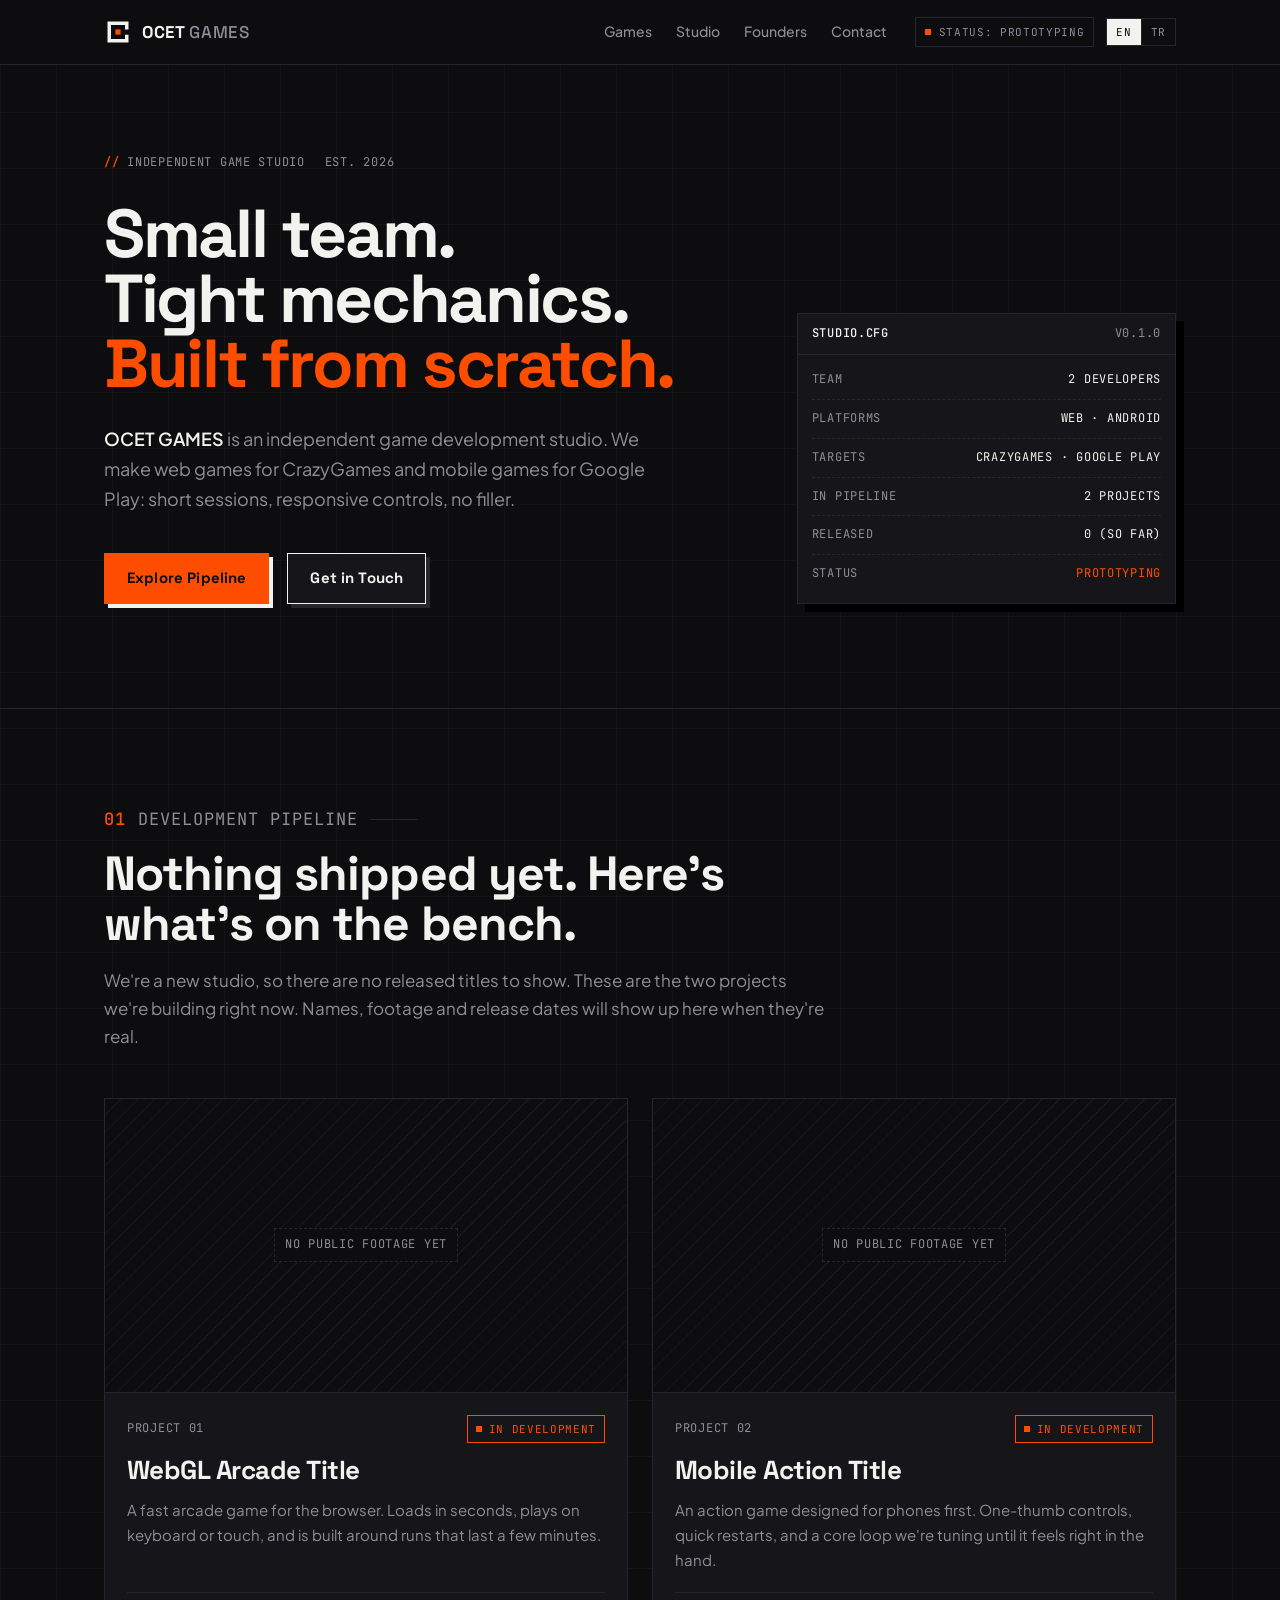
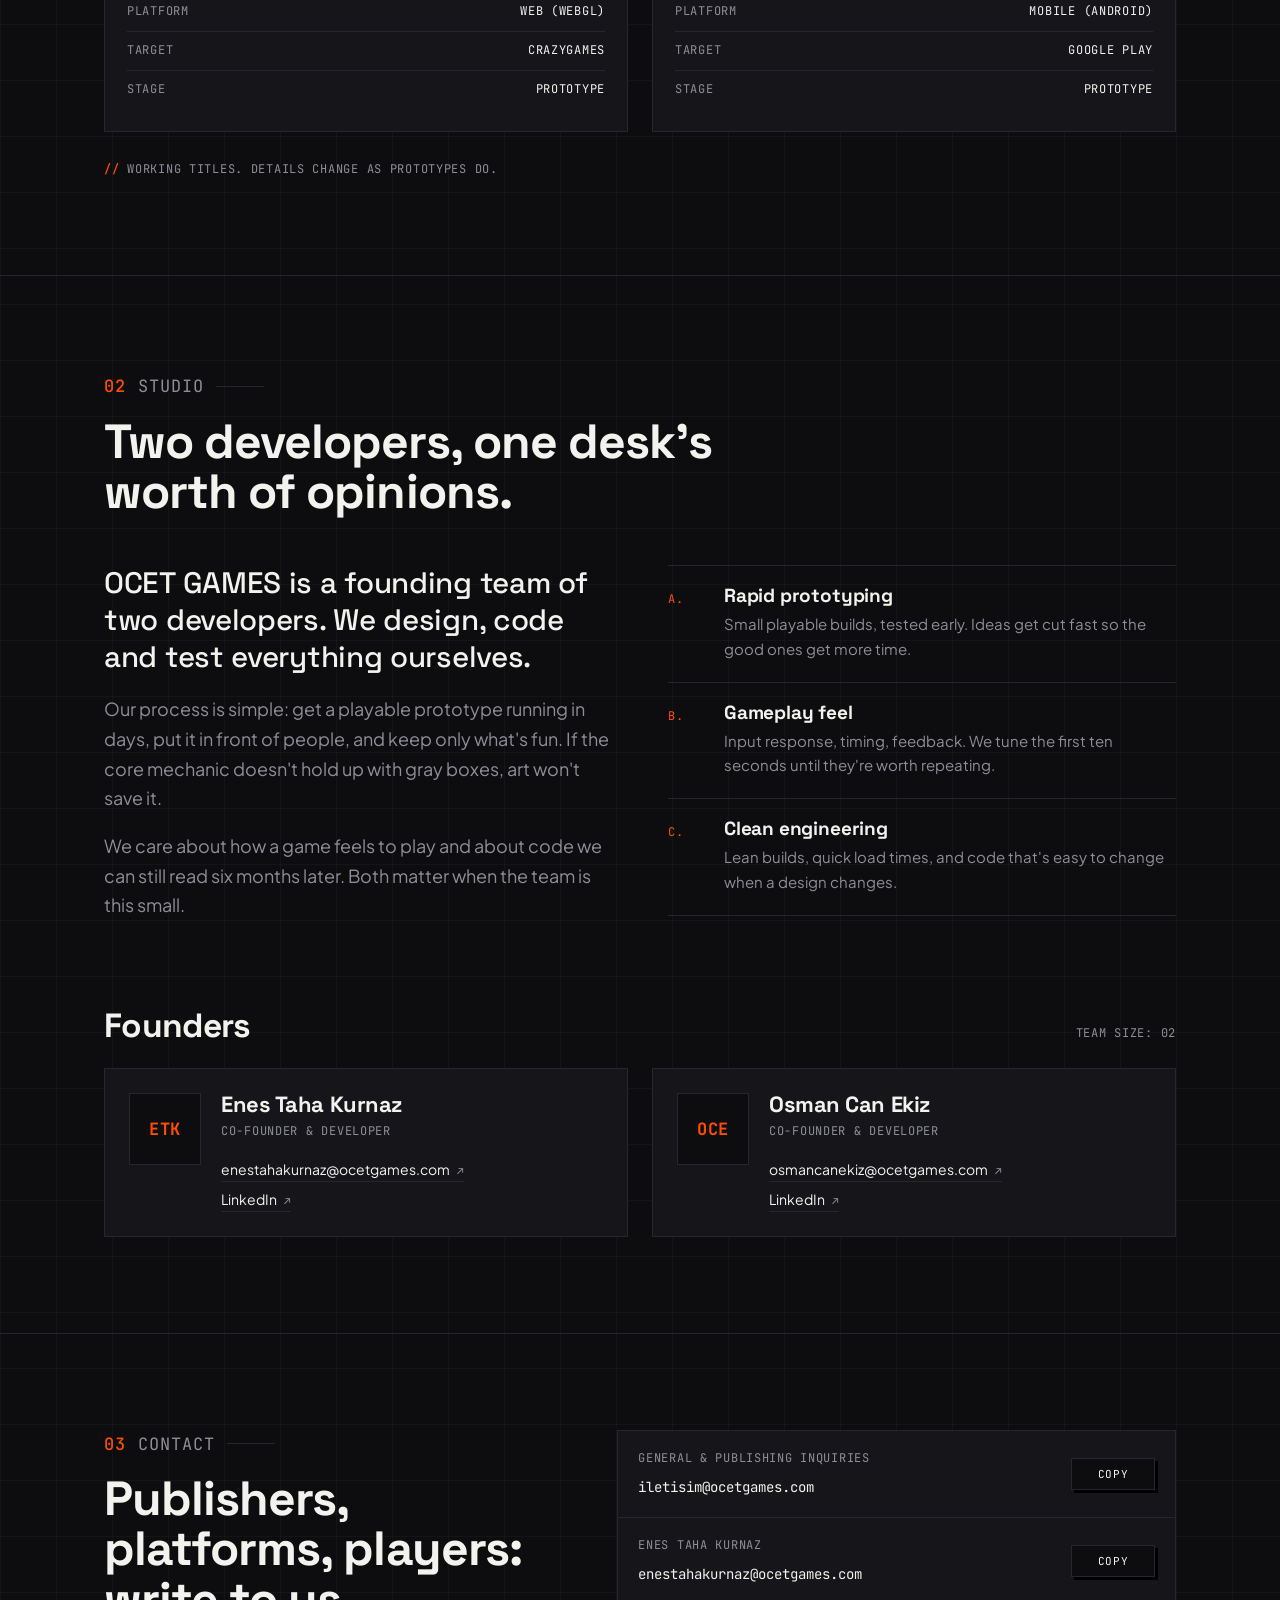
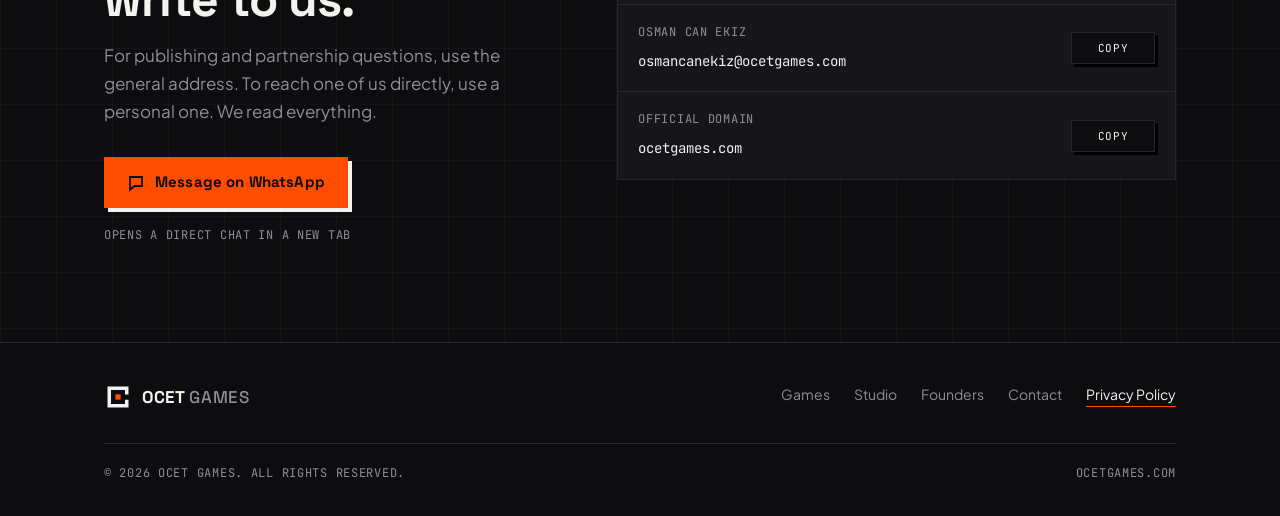
<file: index.html>
<!DOCTYPE html>
<html lang="en">
<head>
  <meta charset="utf-8">
  <meta name="viewport" content="width=device-width, initial-scale=1">
  <title data-i18n="title.home">OCET GAMES — Independent game studio</title>
  <meta name="description" content="OCET GAMES is an independent game development studio building web games for CrazyGames and mobile games for Google Play.">
  <meta name="theme-color" content="#0D0D0F">
  <link rel="canonical" href="https://ocetgames.com/">

  <meta property="og:type" content="website">
  <meta property="og:site_name" content="OCET GAMES">
  <meta property="og:title" content="OCET GAMES — Independent game studio">
  <meta property="og:description" content="Small team. Tight mechanics. Built from scratch. Web and mobile games by a two-developer studio.">
  <meta property="og:url" content="https://ocetgames.com/">

  <link rel="icon" href="favicon.svg" type="image/svg+xml">
  <link rel="preconnect" href="https://fonts.googleapis.com">
  <link rel="preconnect" href="https://fonts.gstatic.com" crossorigin>
  <link href="https://fonts.googleapis.com/css2?family=JetBrains+Mono:wght@400;500;700&family=Plus+Jakarta+Sans:wght@400;500;600&family=Space+Grotesk:wght@500;700&display=swap" rel="stylesheet">
  <link rel="stylesheet" href="styles.css">
</head>
<body>
  <a class="skip-link" href="#main" data-i18n="skip">Skip to content</a>

  <!-- ===================================================== NAVBAR -->
  <header class="site-header">
    <div class="wrap site-header__row">
      <a class="brand" href="#top" aria-label="OCET GAMES">
        <svg viewBox="0 0 32 32" aria-hidden="true">
          <path d="M26 11V6H6v20h20v-5" fill="none" stroke="currentColor" stroke-width="4" stroke-linecap="square"/>
          <rect x="13" y="13" width="6" height="6" fill="#FF4D00"/>
        </svg>
        <span>OCET <span>GAMES</span></span>
      </a>

      <nav class="nav" aria-label="Main">
        <div class="nav__links" id="nav-links">
          <a href="#games" data-i18n="nav.games">Games</a>
          <a href="#studio" data-i18n="nav.studio">Studio</a>
          <a href="#founders" data-i18n="nav.founders">Founders</a>
          <a href="#contact" data-i18n="nav.contact">Contact</a>
        </div>
        <div class="nav__meta">
          <span class="status mono"><i></i><span data-i18n="nav.status">STATUS: PROTOTYPING</span></span>
          <div class="lang" role="group" aria-label="Language">
            <button type="button" data-lang="en" aria-pressed="true">EN</button>
            <button type="button" data-lang="tr" aria-pressed="false">TR</button>
          </div>
          <button class="menu-btn" type="button" aria-label="Menu" aria-expanded="false" aria-controls="nav-links"><span></span></button>
        </div>
      </nav>
    </div>
  </header>

  <main id="main">
    <!-- =================================================== HERO -->
    <section class="hero" id="top">
      <div class="wrap hero__grid">
        <div>
          <p class="hero__eyebrow mono">
            <span><b>//</b> <span data-i18n="hero.eyebrow1">Independent game studio</span></span>
            <span data-i18n="hero.eyebrow2">Est. 2026</span>
          </p>
          <h1>
            <span data-i18n="hero.h1a">Small team.</span>
            <span data-i18n="hero.h1b">Tight mechanics.</span>
            <span class="hl" data-i18n="hero.h1c">Built from scratch.</span>
          </h1>
          <p class="hero__sub" data-i18n="hero.sub">
            <strong>OCET GAMES</strong> is an independent game development studio. We make web games for CrazyGames and mobile games for Google Play: short sessions, responsive controls, no filler.
          </p>
          <div class="hero__cta">
            <a class="btn btn--primary" href="#games" data-i18n="hero.cta1">Explore Pipeline</a>
            <a class="btn" href="#contact" data-i18n="hero.cta2">Get in Touch</a>
          </div>
        </div>

        <aside class="sheet mono" aria-label="Studio build sheet">
          <div class="sheet__bar"><b>studio.cfg</b><span>v0.1.0</span></div>
          <dl>
            <div><dt data-i18n="sheet.team">Team</dt><dd data-i18n="sheet.team.v">2 developers</dd></div>
            <div><dt data-i18n="sheet.platforms">Platforms</dt><dd>Web · Android</dd></div>
            <div><dt data-i18n="sheet.targets">Targets</dt><dd>CrazyGames · Google Play</dd></div>
            <div><dt data-i18n="sheet.pipeline">In pipeline</dt><dd data-i18n="sheet.pipeline.v">2 projects</dd></div>
            <div><dt data-i18n="sheet.released">Released</dt><dd data-i18n="sheet.released.v">0 (so far)</dd></div>
            <div><dt data-i18n="sheet.status">Status</dt><dd class="is-accent" data-i18n="sheet.status.v">Prototyping</dd></div>
          </dl>
        </aside>
      </div>
    </section>

    <!-- =================================================== GAMES -->
    <section class="section" id="games">
      <div class="wrap">
        <div class="section__head">
          <p class="section__label mono"><b>01</b><span data-i18n="games.label">Development pipeline</span></p>
          <h2 data-i18n="games.h2">Nothing shipped yet. Here's what's on the bench.</h2>
          <p data-i18n="games.lead">We're a new studio, so there are no released titles to show. These are the two projects we're building right now. Names, footage and release dates will show up here when they're real.</p>
        </div>

        <div class="games-grid">

          <!-- START GAME CARD TEMPLATE: Copy and paste this block to add a new game -->
          <!--
            HOW TO EDIT:
            - Change the text inside each tag.
            - Status tag: keep class="tag tag--live" for the orange "in development" look,
              or use class="tag" for a neutral gray tag (e.g. RELEASED, ON HOLD).
            - Key art: replace the <span> inside .game-card__art with
              <img src="images/your-game.jpg" alt="Your game title">
            - Store link: add  <a class="btn" href="https://...">Play now</a>  after the </dl>.
            - data-i18n="..." attributes are only for the Turkish translation. On a new card
              you can delete them, or use new keys and add them to the TR list in app.js.
          -->
          <article class="game-card">
            <div class="game-card__art" aria-hidden="true">
              <span class="mono" data-i18n="games.noart">No public footage yet</span>
            </div>
            <div class="game-card__body">
              <div class="game-card__top">
                <span class="game-card__id mono" data-i18n="g1.id">Project 01</span>
                <span class="tag tag--live" data-i18n="games.status">In development</span>
              </div>
              <h3 data-i18n="g1.title">WebGL Arcade Title</h3>
              <p data-i18n="g1.desc">A fast arcade game for the browser. Loads in seconds, plays on keyboard or touch, and is built around runs that last a few minutes.</p>
              <dl class="spec mono">
                <div><dt data-i18n="spec.platform">Platform</dt><dd data-i18n="g1.platform">Web (WebGL)</dd></div>
                <div><dt data-i18n="spec.target">Target</dt><dd>CrazyGames</dd></div>
                <div><dt data-i18n="spec.stage">Stage</dt><dd data-i18n="g1.stage">Prototype</dd></div>
              </dl>
            </div>
          </article>
          <!-- END GAME CARD TEMPLATE -->

          <article class="game-card">
            <div class="game-card__art" aria-hidden="true">
              <span class="mono" data-i18n="games.noart">No public footage yet</span>
            </div>
            <div class="game-card__body">
              <div class="game-card__top">
                <span class="game-card__id mono" data-i18n="g2.id">Project 02</span>
                <span class="tag tag--live" data-i18n="games.status">In development</span>
              </div>
              <h3 data-i18n="g2.title">Mobile Action Title</h3>
              <p data-i18n="g2.desc">An action game designed for phones first. One-thumb controls, quick restarts, and a core loop we're tuning until it feels right in the hand.</p>
              <dl class="spec mono">
                <div><dt data-i18n="spec.platform">Platform</dt><dd data-i18n="g2.platform">Mobile (Android)</dd></div>
                <div><dt data-i18n="spec.target">Target</dt><dd>Google Play</dd></div>
                <div><dt data-i18n="spec.stage">Stage</dt><dd data-i18n="g2.stage">Prototype</dd></div>
              </dl>
            </div>
          </article>

        </div>

        <p class="games-note mono"><b>//</b> <span data-i18n="games.note">Working titles. Details change as prototypes do.</span></p>
      </div>
    </section>

    <!-- =================================================== STUDIO -->
    <section class="section" id="studio">
      <div class="wrap">
        <div class="section__head">
          <p class="section__label mono"><b>02</b><span data-i18n="studio.label">Studio</span></p>
          <h2 data-i18n="studio.h2">Two developers, one desk's worth of opinions.</h2>
        </div>

        <div class="studio-grid">
          <div class="studio-note">
            <p data-i18n="studio.p1">OCET GAMES is a founding team of two developers. We design, code and test everything ourselves.</p>
            <p data-i18n="studio.p2">Our process is simple: get a playable prototype running in days, put it in front of people, and keep only what's fun. If the core mechanic doesn't hold up with gray boxes, art won't save it.</p>
            <p data-i18n="studio.p3">We care about how a game feels to play and about code we can still read six months later. Both matter when the team is this small.</p>
          </div>

          <ul class="principles">
            <li>
              <span class="mono">A.</span>
              <div>
                <h3 data-i18n="pr1.t">Rapid prototyping</h3>
                <p data-i18n="pr1.d">Small playable builds, tested early. Ideas get cut fast so the good ones get more time.</p>
              </div>
            </li>
            <li>
              <span class="mono">B.</span>
              <div>
                <h3 data-i18n="pr2.t">Gameplay feel</h3>
                <p data-i18n="pr2.d">Input response, timing, feedback. We tune the first ten seconds until they're worth repeating.</p>
              </div>
            </li>
            <li>
              <span class="mono">C.</span>
              <div>
                <h3 data-i18n="pr3.t">Clean engineering</h3>
                <p data-i18n="pr3.d">Lean builds, quick load times, and code that's easy to change when a design changes.</p>
              </div>
            </li>
          </ul>
        </div>

        <!-- ================================================= FOUNDERS -->
        <div class="founders" id="founders">
          <div class="founders__head">
            <h2 data-i18n="founders.h2">Founders</h2>
            <span class="mono" data-i18n="founders.count">Team size: 02</span>
          </div>

          <div class="founders-grid">
            <article class="founder">
              <div class="founder__mark" aria-hidden="true">ETK</div>
              <div>
                <h3>Enes Taha Kurnaz</h3>
                <p class="founder__role mono" data-i18n="founders.role">Co-Founder &amp; Developer</p>
                <div class="founder__links">
                  <a href="mailto:enestahakurnaz@ocetgames.com">enestahakurnaz@ocetgames.com</a>
                  <a href="https://www.linkedin.com/in/enes-taha-kurnaz-a88742388/" target="_blank" rel="noopener noreferrer">LinkedIn</a>
                </div>
              </div>
            </article>

            <article class="founder">
              <div class="founder__mark" aria-hidden="true">OCE</div>
              <div>
                <h3>Osman Can Ekiz</h3>
                <p class="founder__role mono" data-i18n="founders.role">Co-Founder &amp; Developer</p>
                <div class="founder__links">
                  <a href="mailto:osmancanekiz@ocetgames.com">osmancanekiz@ocetgames.com</a>
                  <a href="https://www.linkedin.com/in/osman-can-ekiz-8703a5301/" target="_blank" rel="noopener noreferrer">LinkedIn</a>
                </div>
              </div>
            </article>
          </div>
        </div>
      </div>
    </section>

    <!-- =================================================== CONTACT -->
    <section class="section" id="contact">
      <div class="wrap contact-grid">
        <div class="contact-intro">
          <p class="section__label mono"><b>03</b><span data-i18n="contact.label">Contact</span></p>
          <h2 data-i18n="contact.h2">Publishers, platforms, players: write to us.</h2>
          <p data-i18n="contact.lead">For publishing and partnership questions, use the general address. To reach one of us directly, use a personal one. We read everything.</p>
          <a class="btn btn--primary" href="https://wa.me/905055158050" target="_blank" rel="noopener noreferrer">
            <svg viewBox="0 0 24 24" aria-hidden="true"><path d="M4 4h16v12H10l-6 5V4Z" fill="none" stroke="currentColor" stroke-width="2.4"/></svg>
            <span data-i18n="contact.wa">Message on WhatsApp</span>
          </a>
          <small class="mono" data-i18n="contact.wa.note">Opens a direct chat in a new tab</small>
        </div>

        <div class="contact-list">
          <div class="contact-row">
            <div>
              <p class="contact-row__label mono" data-i18n="contact.general">General &amp; publishing inquiries</p>
              <a href="mailto:iletisim@ocetgames.com">iletisim@ocetgames.com</a>
            </div>
            <button class="copy-btn" type="button" data-copy="iletisim@ocetgames.com" data-i18n="copy">Copy</button>
          </div>
          <div class="contact-row">
            <div>
              <p class="contact-row__label mono">Enes Taha Kurnaz</p>
              <a href="mailto:enestahakurnaz@ocetgames.com">enestahakurnaz@ocetgames.com</a>
            </div>
            <button class="copy-btn" type="button" data-copy="enestahakurnaz@ocetgames.com" data-i18n="copy">Copy</button>
          </div>
          <div class="contact-row">
            <div>
              <p class="contact-row__label mono">Osman Can Ekiz</p>
              <a href="mailto:osmancanekiz@ocetgames.com">osmancanekiz@ocetgames.com</a>
            </div>
            <button class="copy-btn" type="button" data-copy="osmancanekiz@ocetgames.com" data-i18n="copy">Copy</button>
          </div>
          <div class="contact-row">
            <div>
              <p class="contact-row__label mono" data-i18n="contact.domain">Official domain</p>
              <a href="https://ocetgames.com">ocetgames.com</a>
            </div>
            <button class="copy-btn" type="button" data-copy="ocetgames.com" data-i18n="copy">Copy</button>
          </div>
        </div>
      </div>
    </section>
  </main>

  <!-- ===================================================== FOOTER -->
  <footer class="site-footer">
    <div class="wrap">
      <div class="site-footer__row">
        <a class="brand" href="#top" aria-label="OCET GAMES">
          <svg viewBox="0 0 32 32" aria-hidden="true">
            <path d="M26 11V6H6v20h20v-5" fill="none" stroke="currentColor" stroke-width="4" stroke-linecap="square"/>
            <rect x="13" y="13" width="6" height="6" fill="#FF4D00"/>
          </svg>
          <span>OCET <span>GAMES</span></span>
        </a>
        <nav class="site-footer__links" aria-label="Footer">
          <a href="#games" data-i18n="nav.games">Games</a>
          <a href="#studio" data-i18n="nav.studio">Studio</a>
          <a href="#founders" data-i18n="nav.founders">Founders</a>
          <a href="#contact" data-i18n="nav.contact">Contact</a>
          <a class="is-strong" href="privacy.html" data-i18n="footer.privacy">Privacy Policy</a>
        </nav>
      </div>
      <div class="site-footer__base mono">
        <span data-i18n="footer.copy">© 2026 OCET GAMES. All rights reserved.</span>
        <span>ocetgames.com</span>
      </div>
    </div>
  </footer>

  <script src="app.js"></script>
</body>
</html>
</file>
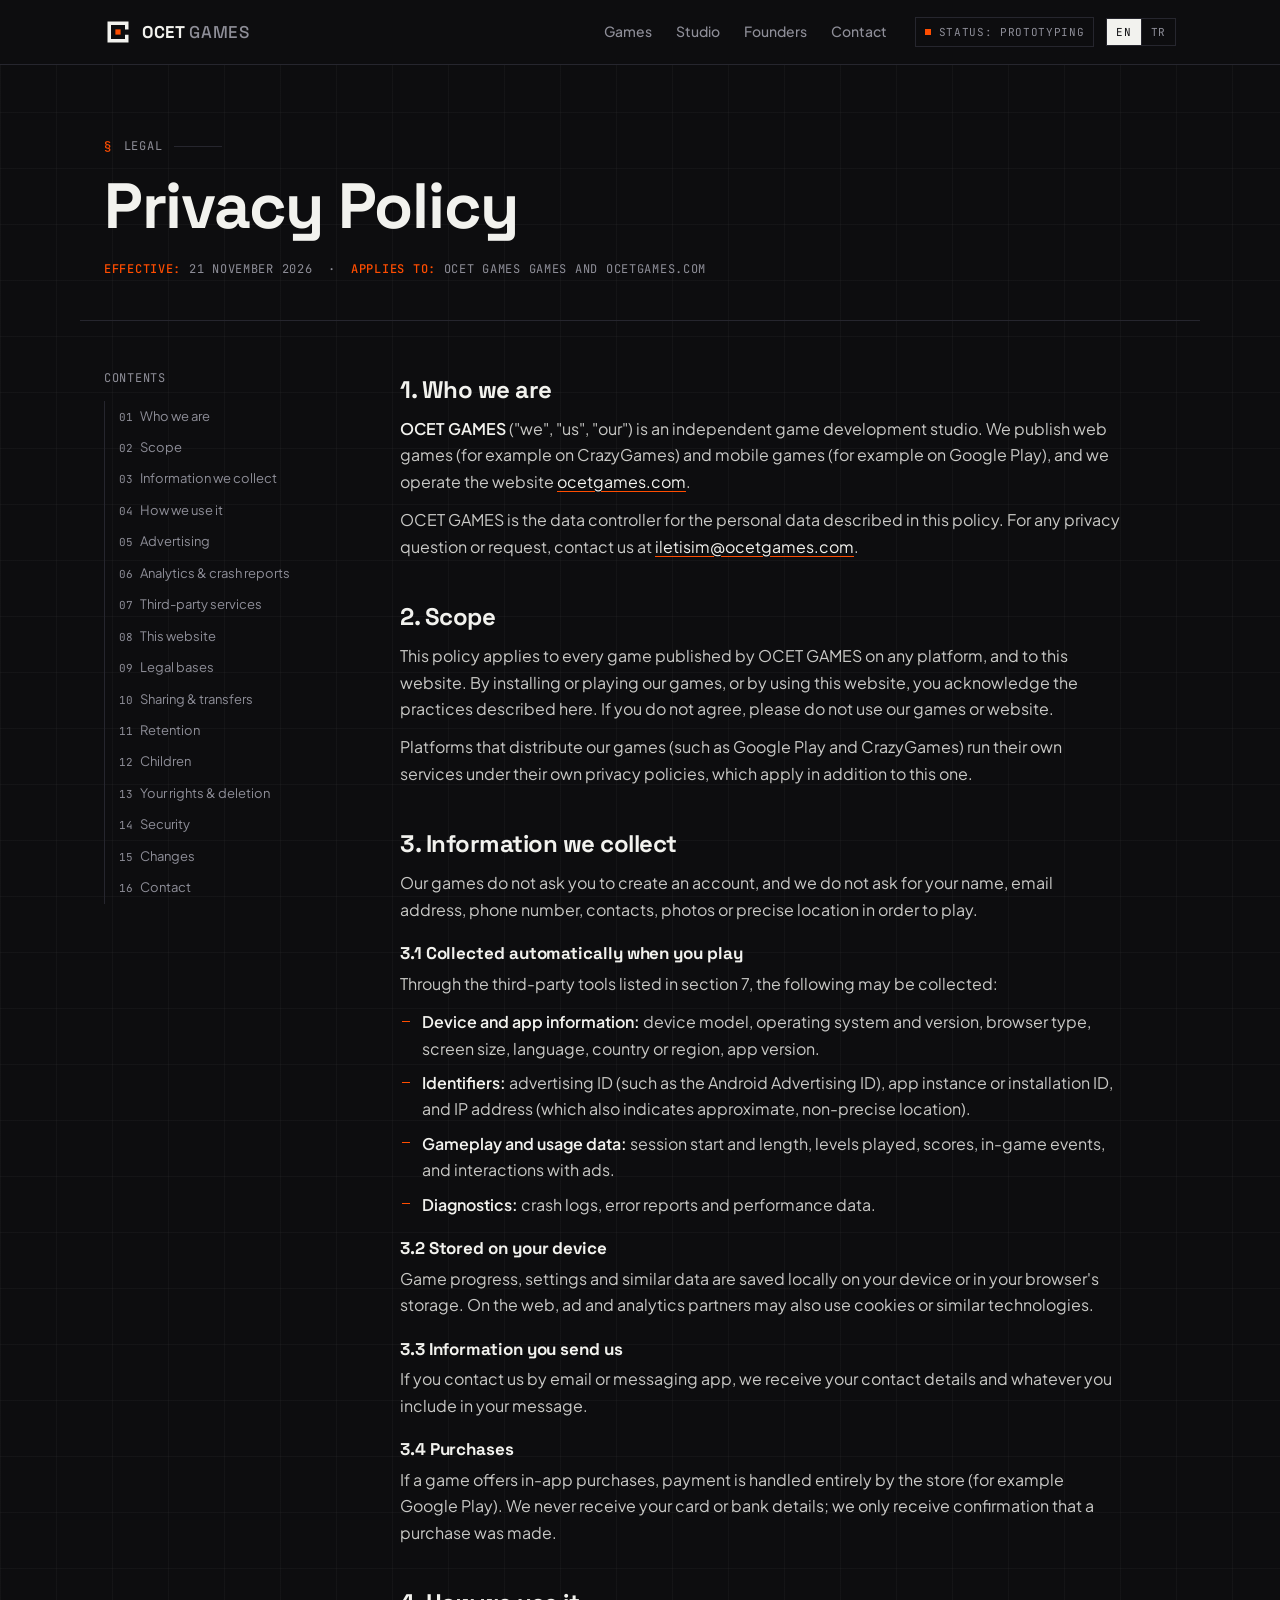
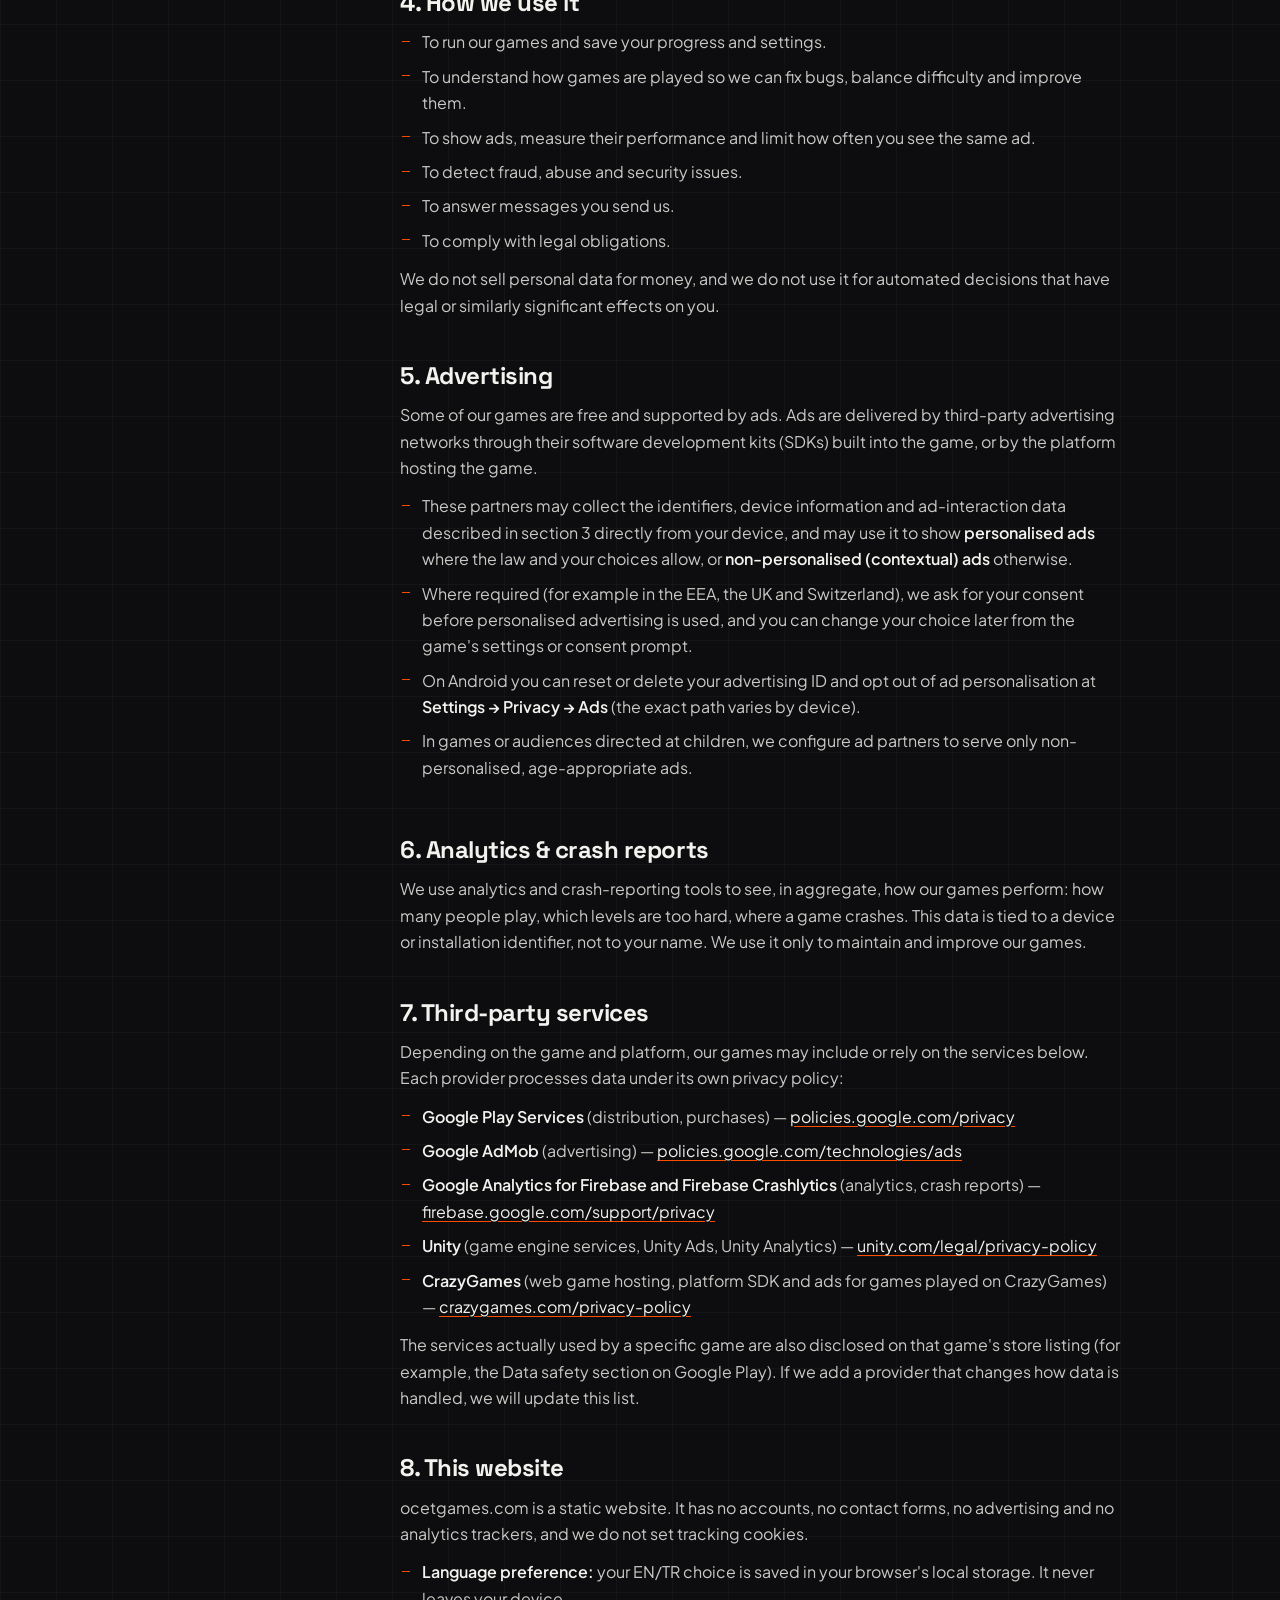
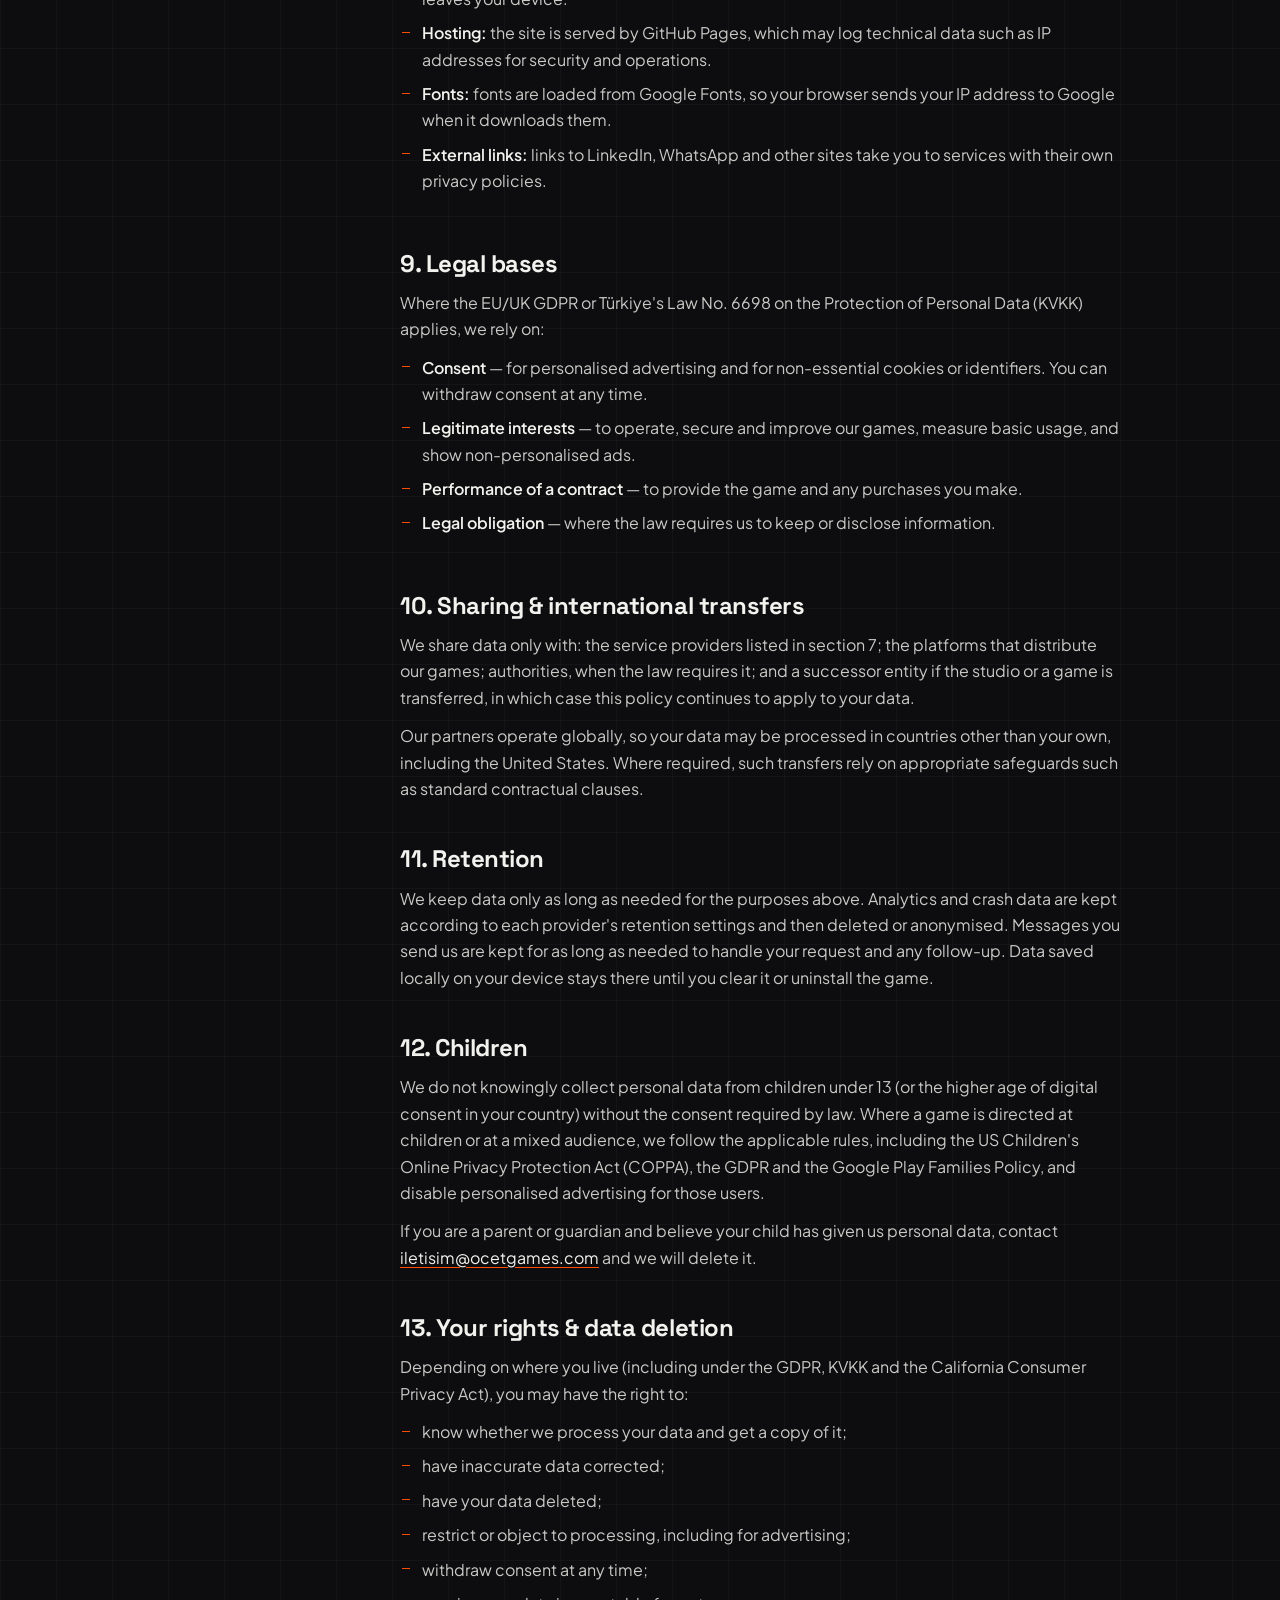
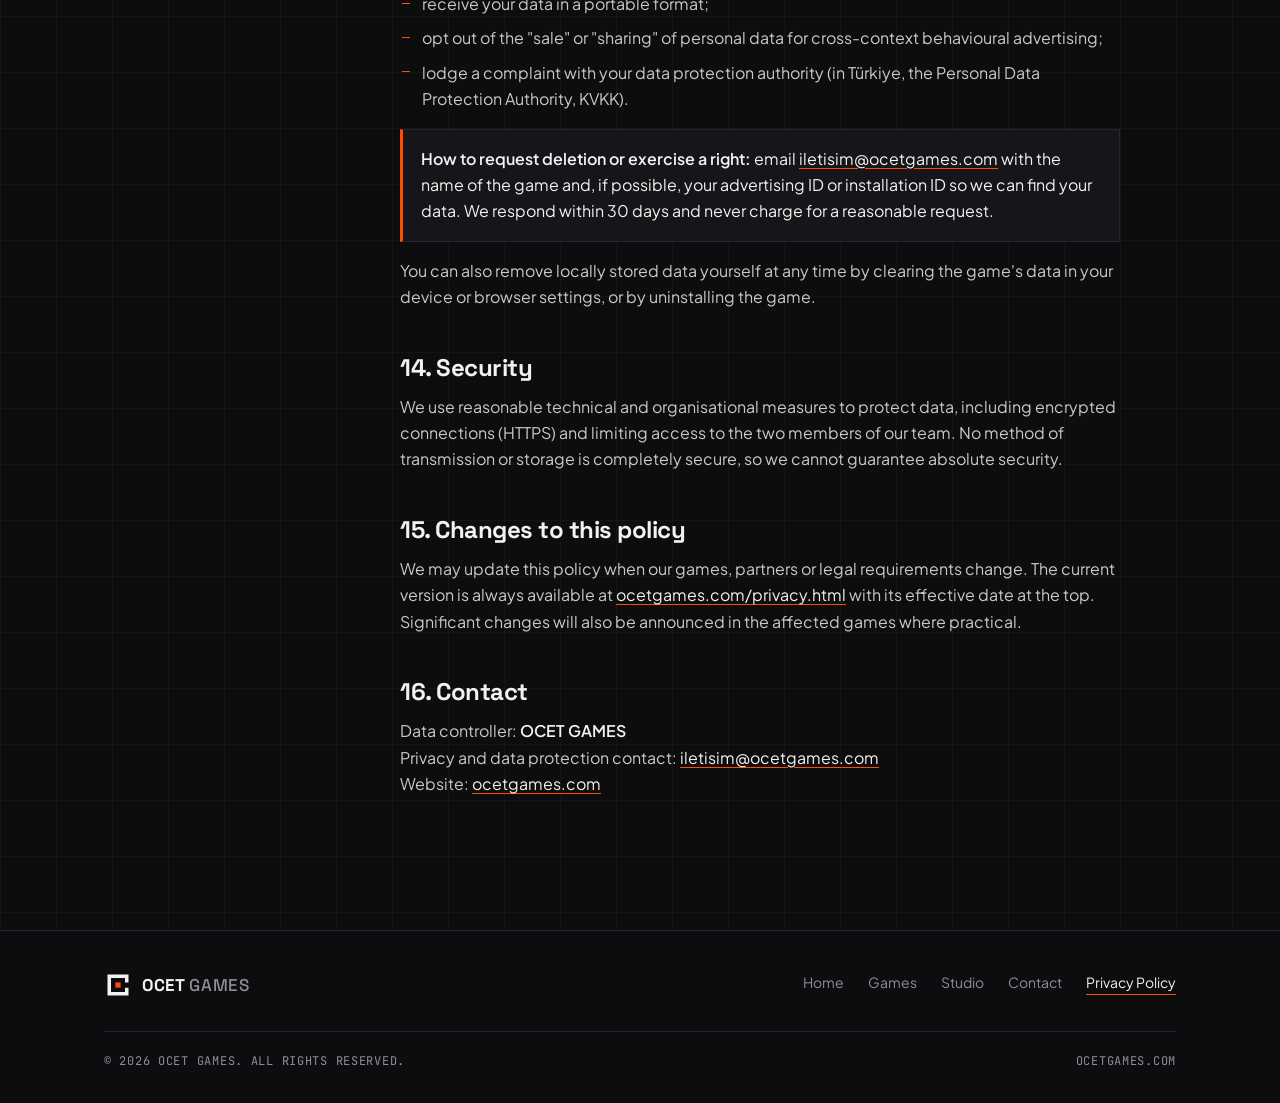
<file: privacy.html>
<!DOCTYPE html>
<html lang="en">
<head>
  <meta charset="utf-8">
  <meta name="viewport" content="width=device-width, initial-scale=1">
  <title data-i18n="title.privacy">Privacy Policy — OCET GAMES</title>
  <meta name="description" content="Privacy Policy for games and the website published by OCET GAMES (ocetgames.com).">
  <meta name="theme-color" content="#0D0D0F">
  <link rel="canonical" href="https://ocetgames.com/privacy.html">

  <link rel="icon" href="favicon.svg" type="image/svg+xml">
  <link rel="preconnect" href="https://fonts.googleapis.com">
  <link rel="preconnect" href="https://fonts.gstatic.com" crossorigin>
  <link href="https://fonts.googleapis.com/css2?family=JetBrains+Mono:wght@400;500;700&family=Plus+Jakarta+Sans:wght@400;500;600&family=Space+Grotesk:wght@500;700&display=swap" rel="stylesheet">
  <link rel="stylesheet" href="styles.css">
</head>
<body>
  <a class="skip-link" href="#main" data-i18n="skip">Skip to content</a>

  <header class="site-header">
    <div class="wrap site-header__row">
      <a class="brand" href="index.html" aria-label="OCET GAMES">
        <svg viewBox="0 0 32 32" aria-hidden="true">
          <path d="M26 11V6H6v20h20v-5" fill="none" stroke="currentColor" stroke-width="4" stroke-linecap="square"/>
          <rect x="13" y="13" width="6" height="6" fill="#FF4D00"/>
        </svg>
        <span>OCET <span>GAMES</span></span>
      </a>

      <nav class="nav" aria-label="Main">
        <div class="nav__links" id="nav-links">
          <a href="index.html#games" data-i18n="nav.games">Games</a>
          <a href="index.html#studio" data-i18n="nav.studio">Studio</a>
          <a href="index.html#founders" data-i18n="nav.founders">Founders</a>
          <a href="index.html#contact" data-i18n="nav.contact">Contact</a>
        </div>
        <div class="nav__meta">
          <span class="status mono"><i></i><span data-i18n="nav.status">STATUS: PROTOTYPING</span></span>
          <div class="lang" role="group" aria-label="Language">
            <button type="button" data-lang="en" aria-pressed="true">EN</button>
            <button type="button" data-lang="tr" aria-pressed="false">TR</button>
          </div>
          <button class="menu-btn" type="button" aria-label="Menu" aria-expanded="false" aria-controls="nav-links"><span></span></button>
        </div>
      </nav>
    </div>
  </header>

  <main id="main">
    <section class="legal-hero">
      <div class="wrap">
        <p class="section__label mono"><b>§</b><span data-i18n="legal.eyebrow">Legal</span></p>
        <h1 data-i18n="legal.h1">Privacy Policy</h1>
        <p class="mono" data-lang-block="en"><b>Effective:</b> 21 November 2026 &nbsp;·&nbsp; <b>Applies to:</b> OCET GAMES games and ocetgames.com</p>
        <p class="mono" data-lang-block="tr" hidden><b>Yürürlük:</b> 21 Kasım 2026 &nbsp;·&nbsp; <b>Kapsam:</b> OCET GAMES oyunları ve ocetgames.com</p>
      </div>
    </section>

    <!-- ============================================================ ENGLISH -->
    <div class="wrap legal-layout" data-lang-block="en" lang="en">
      <nav class="legal-toc" aria-label="Contents">
        <span class="mono">Contents</span>
        <ol>
          <li><a href="#en-who">Who we are</a></li>
          <li><a href="#en-scope">Scope</a></li>
          <li><a href="#en-collect">Information we collect</a></li>
          <li><a href="#en-use">How we use it</a></li>
          <li><a href="#en-ads">Advertising</a></li>
          <li><a href="#en-analytics">Analytics &amp; crash reports</a></li>
          <li><a href="#en-third">Third-party services</a></li>
          <li><a href="#en-site">This website</a></li>
          <li><a href="#en-legal">Legal bases</a></li>
          <li><a href="#en-share">Sharing &amp; transfers</a></li>
          <li><a href="#en-retention">Retention</a></li>
          <li><a href="#en-children">Children</a></li>
          <li><a href="#en-rights">Your rights &amp; deletion</a></li>
          <li><a href="#en-security">Security</a></li>
          <li><a href="#en-changes">Changes</a></li>
          <li><a href="#en-contact">Contact</a></li>
        </ol>
      </nav>

      <article class="legal">
        <section id="en-who">
          <h2>1. Who we are</h2>
          <p><strong>OCET GAMES</strong> ("we", "us", "our") is an independent game development studio. We publish web games (for example on CrazyGames) and mobile games (for example on Google Play), and we operate the website <a href="https://ocetgames.com">ocetgames.com</a>.</p>
          <p>OCET GAMES is the data controller for the personal data described in this policy. For any privacy question or request, contact us at <a href="mailto:iletisim@ocetgames.com">iletisim@ocetgames.com</a>.</p>
        </section>

        <section id="en-scope">
          <h2>2. Scope</h2>
          <p>This policy applies to every game published by OCET GAMES on any platform, and to this website. By installing or playing our games, or by using this website, you acknowledge the practices described here. If you do not agree, please do not use our games or website.</p>
          <p>Platforms that distribute our games (such as Google Play and CrazyGames) run their own services under their own privacy policies, which apply in addition to this one.</p>
        </section>

        <section id="en-collect">
          <h2>3. Information we collect</h2>
          <p>Our games do not ask you to create an account, and we do not ask for your name, email address, phone number, contacts, photos or precise location in order to play.</p>

          <h3>3.1 Collected automatically when you play</h3>
          <p>Through the third-party tools listed in section 7, the following may be collected:</p>
          <ul>
            <li><strong>Device and app information:</strong> device model, operating system and version, browser type, screen size, language, country or region, app version.</li>
            <li><strong>Identifiers:</strong> advertising ID (such as the Android Advertising ID), app instance or installation ID, and IP address (which also indicates approximate, non-precise location).</li>
            <li><strong>Gameplay and usage data:</strong> session start and length, levels played, scores, in-game events, and interactions with ads.</li>
            <li><strong>Diagnostics:</strong> crash logs, error reports and performance data.</li>
          </ul>

          <h3>3.2 Stored on your device</h3>
          <p>Game progress, settings and similar data are saved locally on your device or in your browser's storage. On the web, ad and analytics partners may also use cookies or similar technologies.</p>

          <h3>3.3 Information you send us</h3>
          <p>If you contact us by email or messaging app, we receive your contact details and whatever you include in your message.</p>

          <h3>3.4 Purchases</h3>
          <p>If a game offers in-app purchases, payment is handled entirely by the store (for example Google Play). We never receive your card or bank details; we only receive confirmation that a purchase was made.</p>
        </section>

        <section id="en-use">
          <h2>4. How we use it</h2>
          <ul>
            <li>To run our games and save your progress and settings.</li>
            <li>To understand how games are played so we can fix bugs, balance difficulty and improve them.</li>
            <li>To show ads, measure their performance and limit how often you see the same ad.</li>
            <li>To detect fraud, abuse and security issues.</li>
            <li>To answer messages you send us.</li>
            <li>To comply with legal obligations.</li>
          </ul>
          <p>We do not sell personal data for money, and we do not use it for automated decisions that have legal or similarly significant effects on you.</p>
        </section>

        <section id="en-ads">
          <h2>5. Advertising</h2>
          <p>Some of our games are free and supported by ads. Ads are delivered by third-party advertising networks through their software development kits (SDKs) built into the game, or by the platform hosting the game.</p>
          <ul>
            <li>These partners may collect the identifiers, device information and ad-interaction data described in section 3 directly from your device, and may use it to show <strong>personalised ads</strong> where the law and your choices allow, or <strong>non-personalised (contextual) ads</strong> otherwise.</li>
            <li>Where required (for example in the EEA, the UK and Switzerland), we ask for your consent before personalised advertising is used, and you can change your choice later from the game's settings or consent prompt.</li>
            <li>On Android you can reset or delete your advertising ID and opt out of ad personalisation at <strong>Settings → Privacy → Ads</strong> (the exact path varies by device).</li>
            <li>In games or audiences directed at children, we configure ad partners to serve only non-personalised, age-appropriate ads.</li>
          </ul>
        </section>

        <section id="en-analytics">
          <h2>6. Analytics &amp; crash reports</h2>
          <p>We use analytics and crash-reporting tools to see, in aggregate, how our games perform: how many people play, which levels are too hard, where a game crashes. This data is tied to a device or installation identifier, not to your name. We use it only to maintain and improve our games.</p>
        </section>

        <section id="en-third">
          <h2>7. Third-party services</h2>
          <p>Depending on the game and platform, our games may include or rely on the services below. Each provider processes data under its own privacy policy:</p>
          <ul>
            <li><strong>Google Play Services</strong> (distribution, purchases) — <a href="https://policies.google.com/privacy" target="_blank" rel="noopener noreferrer">policies.google.com/privacy</a></li>
            <li><strong>Google AdMob</strong> (advertising) — <a href="https://policies.google.com/technologies/ads" target="_blank" rel="noopener noreferrer">policies.google.com/technologies/ads</a></li>
            <li><strong>Google Analytics for Firebase and Firebase Crashlytics</strong> (analytics, crash reports) — <a href="https://firebase.google.com/support/privacy" target="_blank" rel="noopener noreferrer">firebase.google.com/support/privacy</a></li>
            <li><strong>Unity</strong> (game engine services, Unity Ads, Unity Analytics) — <a href="https://unity.com/legal/privacy-policy" target="_blank" rel="noopener noreferrer">unity.com/legal/privacy-policy</a></li>
            <li><strong>CrazyGames</strong> (web game hosting, platform SDK and ads for games played on CrazyGames) — <a href="https://www.crazygames.com/privacy-policy" target="_blank" rel="noopener noreferrer">crazygames.com/privacy-policy</a></li>
          </ul>
          <p>The services actually used by a specific game are also disclosed on that game's store listing (for example, the Data safety section on Google Play). If we add a provider that changes how data is handled, we will update this list.</p>
        </section>

        <section id="en-site">
          <h2>8. This website</h2>
          <p>ocetgames.com is a static website. It has no accounts, no contact forms, no advertising and no analytics trackers, and we do not set tracking cookies.</p>
          <ul>
            <li><strong>Language preference:</strong> your EN/TR choice is saved in your browser's local storage. It never leaves your device.</li>
            <li><strong>Hosting:</strong> the site is served by GitHub Pages, which may log technical data such as IP addresses for security and operations.</li>
            <li><strong>Fonts:</strong> fonts are loaded from Google Fonts, so your browser sends your IP address to Google when it downloads them.</li>
            <li><strong>External links:</strong> links to LinkedIn, WhatsApp and other sites take you to services with their own privacy policies.</li>
          </ul>
        </section>

        <section id="en-legal">
          <h2>9. Legal bases</h2>
          <p>Where the EU/UK GDPR or Türkiye's Law No. 6698 on the Protection of Personal Data (KVKK) applies, we rely on:</p>
          <ul>
            <li><strong>Consent</strong> — for personalised advertising and for non-essential cookies or identifiers. You can withdraw consent at any time.</li>
            <li><strong>Legitimate interests</strong> — to operate, secure and improve our games, measure basic usage, and show non-personalised ads.</li>
            <li><strong>Performance of a contract</strong> — to provide the game and any purchases you make.</li>
            <li><strong>Legal obligation</strong> — where the law requires us to keep or disclose information.</li>
          </ul>
        </section>

        <section id="en-share">
          <h2>10. Sharing &amp; international transfers</h2>
          <p>We share data only with: the service providers listed in section 7; the platforms that distribute our games; authorities, when the law requires it; and a successor entity if the studio or a game is transferred, in which case this policy continues to apply to your data.</p>
          <p>Our partners operate globally, so your data may be processed in countries other than your own, including the United States. Where required, such transfers rely on appropriate safeguards such as standard contractual clauses.</p>
        </section>

        <section id="en-retention">
          <h2>11. Retention</h2>
          <p>We keep data only as long as needed for the purposes above. Analytics and crash data are kept according to each provider's retention settings and then deleted or anonymised. Messages you send us are kept for as long as needed to handle your request and any follow-up. Data saved locally on your device stays there until you clear it or uninstall the game.</p>
        </section>

        <section id="en-children">
          <h2>12. Children</h2>
          <p>We do not knowingly collect personal data from children under 13 (or the higher age of digital consent in your country) without the consent required by law. Where a game is directed at children or at a mixed audience, we follow the applicable rules, including the US Children's Online Privacy Protection Act (COPPA), the GDPR and the Google Play Families Policy, and disable personalised advertising for those users.</p>
          <p>If you are a parent or guardian and believe your child has given us personal data, contact <a href="mailto:iletisim@ocetgames.com">iletisim@ocetgames.com</a> and we will delete it.</p>
        </section>

        <section id="en-rights">
          <h2>13. Your rights &amp; data deletion</h2>
          <p>Depending on where you live (including under the GDPR, KVKK and the California Consumer Privacy Act), you may have the right to:</p>
          <ul>
            <li>know whether we process your data and get a copy of it;</li>
            <li>have inaccurate data corrected;</li>
            <li>have your data deleted;</li>
            <li>restrict or object to processing, including for advertising;</li>
            <li>withdraw consent at any time;</li>
            <li>receive your data in a portable format;</li>
            <li>opt out of the "sale" or "sharing" of personal data for cross-context behavioural advertising;</li>
            <li>lodge a complaint with your data protection authority (in Türkiye, the Personal Data Protection Authority, KVKK).</li>
          </ul>
          <div class="legal-box">
            <p><strong>How to request deletion or exercise a right:</strong> email <a href="mailto:iletisim@ocetgames.com">iletisim@ocetgames.com</a> with the name of the game and, if possible, your advertising ID or installation ID so we can find your data. We respond within 30 days and never charge for a reasonable request.</p>
          </div>
          <p>You can also remove locally stored data yourself at any time by clearing the game's data in your device or browser settings, or by uninstalling the game.</p>
        </section>

        <section id="en-security">
          <h2>14. Security</h2>
          <p>We use reasonable technical and organisational measures to protect data, including encrypted connections (HTTPS) and limiting access to the two members of our team. No method of transmission or storage is completely secure, so we cannot guarantee absolute security.</p>
        </section>

        <section id="en-changes">
          <h2>15. Changes to this policy</h2>
          <p>We may update this policy when our games, partners or legal requirements change. The current version is always available at <a href="https://ocetgames.com/privacy.html">ocetgames.com/privacy.html</a> with its effective date at the top. Significant changes will also be announced in the affected games where practical.</p>
        </section>

        <section id="en-contact">
          <h2>16. Contact</h2>
          <p>Data controller: <strong>OCET GAMES</strong><br>
          Privacy and data protection contact: <a href="mailto:iletisim@ocetgames.com">iletisim@ocetgames.com</a><br>
          Website: <a href="https://ocetgames.com">ocetgames.com</a></p>
        </section>
      </article>
    </div>

    <!-- ============================================================ TÜRKÇE -->
    <div class="wrap legal-layout" data-lang-block="tr" lang="tr" hidden>
      <nav class="legal-toc" aria-label="İçindekiler">
        <span class="mono">İçindekiler</span>
        <ol>
          <li><a href="#tr-who">Biz kimiz</a></li>
          <li><a href="#tr-scope">Kapsam</a></li>
          <li><a href="#tr-collect">Topladığımız bilgiler</a></li>
          <li><a href="#tr-use">Kullanım amaçları</a></li>
          <li><a href="#tr-ads">Reklamlar</a></li>
          <li><a href="#tr-analytics">Analitik ve çökme raporları</a></li>
          <li><a href="#tr-third">Üçüncü taraf hizmetler</a></li>
          <li><a href="#tr-site">Bu web sitesi</a></li>
          <li><a href="#tr-legal">Hukuki sebepler</a></li>
          <li><a href="#tr-share">Paylaşım ve aktarım</a></li>
          <li><a href="#tr-retention">Saklama süresi</a></li>
          <li><a href="#tr-children">Çocuklar</a></li>
          <li><a href="#tr-rights">Haklarınız ve silme</a></li>
          <li><a href="#tr-security">Güvenlik</a></li>
          <li><a href="#tr-changes">Değişiklikler</a></li>
          <li><a href="#tr-contact">İletişim</a></li>
        </ol>
      </nav>

      <article class="legal">
        <section id="tr-who">
          <h2>1. Biz kimiz</h2>
          <p><strong>OCET GAMES</strong> ("biz") bağımsız bir oyun geliştirme stüdyosudur. Web oyunları (örneğin CrazyGames üzerinde) ve mobil oyunlar (örneğin Google Play üzerinde) yayınlıyor, ayrıca <a href="https://ocetgames.com">ocetgames.com</a> web sitesini işletiyoruz.</p>
          <p>Bu politikada açıklanan kişisel veriler bakımından veri sorumlusu OCET GAMES'tir. Gizlilikle ilgili her türlü soru ve talep için <a href="mailto:iletisim@ocetgames.com">iletisim@ocetgames.com</a> adresinden bize ulaşabilirsiniz.</p>
        </section>

        <section id="tr-scope">
          <h2>2. Kapsam</h2>
          <p>Bu politika, OCET GAMES tarafından herhangi bir platformda yayınlanan tüm oyunlar ve bu web sitesi için geçerlidir. Oyunlarımızı yükleyerek veya oynayarak ya da bu web sitesini kullanarak burada açıklanan uygulamaları kabul etmiş olursunuz. Kabul etmiyorsanız lütfen oyunlarımızı ve web sitemizi kullanmayın.</p>
          <p>Oyunlarımızı dağıtan platformlar (Google Play ve CrazyGames gibi) kendi hizmetlerini kendi gizlilik politikaları kapsamında sunar; bu politikalar buna ek olarak geçerlidir.</p>
        </section>

        <section id="tr-collect">
          <h2>3. Topladığımız bilgiler</h2>
          <p>Oyunlarımız hesap oluşturmanızı gerektirmez. Oynamak için adınızı, e-posta adresinizi, telefon numaranızı, kişilerinizi, fotoğraflarınızı veya kesin konumunuzu istemeyiz.</p>

          <h3>3.1 Oynarken otomatik olarak toplananlar</h3>
          <p>7. bölümde listelenen üçüncü taraf araçlar aracılığıyla şu veriler toplanabilir:</p>
          <ul>
            <li><strong>Cihaz ve uygulama bilgileri:</strong> cihaz modeli, işletim sistemi ve sürümü, tarayıcı türü, ekran boyutu, dil, ülke veya bölge, uygulama sürümü.</li>
            <li><strong>Tanımlayıcılar:</strong> reklam kimliği (örneğin Android Reklam Kimliği), uygulama örneği veya kurulum kimliği ve IP adresi (yaklaşık, kesin olmayan konumu da gösterir).</li>
            <li><strong>Oynanış ve kullanım verileri:</strong> oturum başlangıcı ve süresi, oynanan bölümler, skorlar, oyun içi olaylar ve reklamlarla etkileşimler.</li>
            <li><strong>Tanılama verileri:</strong> çökme kayıtları, hata raporları ve performans verileri.</li>
          </ul>

          <h3>3.2 Cihazınızda saklananlar</h3>
          <p>Oyun ilerlemesi, ayarlar ve benzeri veriler cihazınızda veya tarayıcınızın depolama alanında yerel olarak saklanır. Web'de reklam ve analitik ortakları çerez veya benzeri teknolojiler de kullanabilir.</p>

          <h3>3.3 Bize gönderdiğiniz bilgiler</h3>
          <p>Bize e-posta veya mesajlaşma uygulaması üzerinden ulaşırsanız, iletişim bilgilerinizi ve mesajınıza eklediğiniz içeriği alırız.</p>

          <h3>3.4 Satın alımlar</h3>
          <p>Bir oyunda uygulama içi satın alma varsa, ödeme tamamen mağaza (örneğin Google Play) tarafından yürütülür. Kart veya banka bilgileriniz bize hiçbir zaman ulaşmaz; yalnızca satın almanın gerçekleştiğine dair onay alırız.</p>
        </section>

        <section id="tr-use">
          <h2>4. Kullanım amaçları</h2>
          <ul>
            <li>Oyunlarımızı çalıştırmak, ilerlemenizi ve ayarlarınızı kaydetmek.</li>
            <li>Oyunların nasıl oynandığını anlayarak hataları gidermek, zorluğu dengelemek ve oyunları geliştirmek.</li>
            <li>Reklam göstermek, reklam performansını ölçmek ve aynı reklamı görme sıklığınızı sınırlamak.</li>
            <li>Dolandırıcılığı, kötüye kullanımı ve güvenlik sorunlarını tespit etmek.</li>
            <li>Bize gönderdiğiniz mesajları yanıtlamak.</li>
            <li>Yasal yükümlülüklere uymak.</li>
          </ul>
          <p>Kişisel verileri para karşılığında satmayız ve sizin hakkınızda hukuki veya benzer şekilde önemli sonuçlar doğuran otomatik kararlar için kullanmayız.</p>
        </section>

        <section id="tr-ads">
          <h2>5. Reklamlar</h2>
          <p>Bazı oyunlarımız ücretsizdir ve reklamlarla desteklenir. Reklamlar, oyuna entegre edilen yazılım geliştirme kitleri (SDK) aracılığıyla üçüncü taraf reklam ağları tarafından veya oyunu barındıran platform tarafından sunulur.</p>
          <ul>
            <li>Bu ortaklar, 3. bölümde açıklanan tanımlayıcıları, cihaz bilgilerini ve reklam etkileşim verilerini doğrudan cihazınızdan toplayabilir; yasaların ve tercihlerinizin izin verdiği durumlarda <strong>kişiselleştirilmiş reklamlar</strong>, aksi hâlde <strong>kişiselleştirilmemiş (bağlamsal) reklamlar</strong> göstermek için kullanabilir.</li>
            <li>Gerekli olan yerlerde (örneğin AEA, Birleşik Krallık ve İsviçre'de) kişiselleştirilmiş reklamlardan önce onayınızı isteriz; tercihinizi daha sonra oyunun ayarlarından veya onay ekranından değiştirebilirsiniz.</li>
            <li>Android'de reklam kimliğinizi sıfırlayabilir veya silebilir, reklam kişiselleştirmeyi <strong>Ayarlar → Gizlilik → Reklamlar</strong> bölümünden kapatabilirsiniz (yol cihaza göre değişebilir).</li>
            <li>Çocuklara yönelik oyunlarda veya kitlelerde reklam ortaklarını yalnızca kişiselleştirilmemiş ve yaşa uygun reklam gösterecek şekilde yapılandırırız.</li>
          </ul>
        </section>

        <section id="tr-analytics">
          <h2>6. Analitik ve çökme raporları</h2>
          <p>Oyunlarımızın genel performansını görmek için analitik ve çökme raporlama araçları kullanırız: kaç kişinin oynadığı, hangi bölümlerin fazla zor olduğu, oyunun nerede çöktüğü gibi. Bu veriler adınızla değil, bir cihaz veya kurulum tanımlayıcısıyla ilişkilidir. Yalnızca oyunlarımızı sürdürmek ve geliştirmek için kullanırız.</p>
        </section>

        <section id="tr-third">
          <h2>7. Üçüncü taraf hizmetler</h2>
          <p>Oyuna ve platforma bağlı olarak oyunlarımız aşağıdaki hizmetleri içerebilir veya kullanabilir. Her sağlayıcı verileri kendi gizlilik politikası kapsamında işler:</p>
          <ul>
            <li><strong>Google Play Hizmetleri</strong> (dağıtım, satın alımlar) — <a href="https://policies.google.com/privacy" target="_blank" rel="noopener noreferrer">policies.google.com/privacy</a></li>
            <li><strong>Google AdMob</strong> (reklam) — <a href="https://policies.google.com/technologies/ads" target="_blank" rel="noopener noreferrer">policies.google.com/technologies/ads</a></li>
            <li><strong>Google Analytics for Firebase ve Firebase Crashlytics</strong> (analitik, çökme raporları) — <a href="https://firebase.google.com/support/privacy" target="_blank" rel="noopener noreferrer">firebase.google.com/support/privacy</a></li>
            <li><strong>Unity</strong> (oyun motoru hizmetleri, Unity Ads, Unity Analytics) — <a href="https://unity.com/legal/privacy-policy" target="_blank" rel="noopener noreferrer">unity.com/legal/privacy-policy</a></li>
            <li><strong>CrazyGames</strong> (web oyunu barındırma, platform SDK'sı ve CrazyGames üzerinde oynanan oyunlar için reklamlar) — <a href="https://www.crazygames.com/privacy-policy" target="_blank" rel="noopener noreferrer">crazygames.com/privacy-policy</a></li>
          </ul>
          <p>Belirli bir oyunda fiilen kullanılan hizmetler, o oyunun mağaza sayfasında da (örneğin Google Play'deki Veri güvenliği bölümünde) açıklanır. Verilerin işlenme biçimini değiştiren bir sağlayıcı eklersek bu listeyi güncelleriz.</p>
        </section>

        <section id="tr-site">
          <h2>8. Bu web sitesi</h2>
          <p>ocetgames.com statik bir web sitesidir. Hesap, iletişim formu, reklam veya analitik izleyici içermez; izleme çerezi kullanmayız.</p>
          <ul>
            <li><strong>Dil tercihi:</strong> EN/TR seçiminiz tarayıcınızın yerel depolama alanında saklanır ve cihazınızdan dışarı çıkmaz.</li>
            <li><strong>Barındırma:</strong> site GitHub Pages üzerinden sunulur; GitHub, güvenlik ve işletim amacıyla IP adresi gibi teknik verileri kaydedebilir.</li>
            <li><strong>Yazı tipleri:</strong> yazı tipleri Google Fonts'tan yüklenir; bu nedenle tarayıcınız indirme sırasında IP adresinizi Google'a iletir.</li>
            <li><strong>Dış bağlantılar:</strong> LinkedIn, WhatsApp ve diğer sitelere giden bağlantılar sizi kendi gizlilik politikaları olan hizmetlere yönlendirir.</li>
          </ul>
        </section>

        <section id="tr-legal">
          <h2>9. Hukuki sebepler</h2>
          <p>6698 sayılı Kişisel Verilerin Korunması Kanunu'nun (KVKK) veya AB/Birleşik Krallık GDPR'ının uygulandığı durumlarda şu hukuki sebeplere dayanırız:</p>
          <ul>
            <li><strong>Açık rıza</strong> — kişiselleştirilmiş reklamlar ve zorunlu olmayan çerezler veya tanımlayıcılar için. Rızanızı istediğiniz zaman geri alabilirsiniz.</li>
            <li><strong>Meşru menfaat</strong> — oyunlarımızı işletmek, güvenliğini sağlamak ve geliştirmek, temel kullanımı ölçmek ve kişiselleştirilmemiş reklam göstermek için.</li>
            <li><strong>Sözleşmenin ifası</strong> — oyunu ve yaptığınız satın alımları sunmak için.</li>
            <li><strong>Hukuki yükümlülük</strong> — yasaların bilgi saklamamızı veya açıklamamızı gerektirdiği durumlarda.</li>
          </ul>
        </section>

        <section id="tr-share">
          <h2>10. Paylaşım ve yurt dışına aktarım</h2>
          <p>Verileri yalnızca şunlarla paylaşırız: 7. bölümde listelenen hizmet sağlayıcılar; oyunlarımızı dağıtan platformlar; yasaların gerektirdiği hâllerde yetkili makamlar; ve stüdyonun veya bir oyunun devri hâlinde devralan kuruluş (bu durumda verileriniz için bu politika geçerli olmaya devam eder).</p>
          <p>Ortaklarımız küresel ölçekte faaliyet gösterdiğinden verileriniz, Amerika Birleşik Devletleri dâhil olmak üzere, bulunduğunuz ülke dışındaki ülkelerde işlenebilir. Gerekli olduğunda bu aktarımlar standart sözleşme maddeleri gibi uygun güvencelere dayanır.</p>
        </section>

        <section id="tr-retention">
          <h2>11. Saklama süresi</h2>
          <p>Verileri yalnızca yukarıdaki amaçlar için gerekli olduğu sürece saklarız. Analitik ve çökme verileri her sağlayıcının saklama ayarlarına göre tutulur, ardından silinir veya anonim hâle getirilir. Bize gönderdiğiniz mesajlar, talebinizi ve devamını sonuçlandırmak için gereken süre boyunca saklanır. Cihazınızda yerel olarak saklanan veriler, siz temizleyene veya oyunu kaldırana kadar orada kalır.</p>
        </section>

        <section id="tr-children">
          <h2>12. Çocuklar</h2>
          <p>Yasaların gerektirdiği onay olmaksızın 13 yaşın (veya ülkenizde daha yüksekse dijital rıza yaşının) altındaki çocuklardan bilerek kişisel veri toplamayız. Bir oyun çocuklara veya karma bir kitleye yönelikse, ABD Çocukların Çevrimiçi Gizliliğini Koruma Yasası (COPPA), GDPR ve Google Play Aile Politikası dâhil geçerli kurallara uyar ve bu kullanıcılar için kişiselleştirilmiş reklamları devre dışı bırakırız.</p>
          <p>Ebeveyn veya vasiyseniz ve çocuğunuzun bize kişisel veri verdiğini düşünüyorsanız <a href="mailto:iletisim@ocetgames.com">iletisim@ocetgames.com</a> adresine yazın; veriyi sileriz.</p>
        </section>

        <section id="tr-rights">
          <h2>13. Haklarınız ve veri silme</h2>
          <p>Yaşadığınız yere bağlı olarak (KVKK'nın 11. maddesi, GDPR ve Kaliforniya Tüketici Gizliliği Yasası dâhil) şu haklara sahip olabilirsiniz:</p>
          <ul>
            <li>verilerinizin işlenip işlenmediğini öğrenmek ve bir kopyasını almak;</li>
            <li>yanlış verilerin düzeltilmesini istemek;</li>
            <li>verilerinizin silinmesini istemek;</li>
            <li>reklam amaçlı işleme dâhil, işlemeyi kısıtlamak veya işlemeye itiraz etmek;</li>
            <li>rızanızı istediğiniz zaman geri almak;</li>
            <li>verilerinizi taşınabilir bir biçimde almak;</li>
            <li>kişisel verilerin davranışsal reklamcılık amacıyla "satışına" veya "paylaşımına" itiraz etmek;</li>
            <li>veri koruma otoritenize (Türkiye'de Kişisel Verileri Koruma Kurumu) şikâyette bulunmak.</li>
          </ul>
          <div class="legal-box">
            <p><strong>Silme talebi veya hak kullanımı için:</strong> oyunun adını ve mümkünse verilerinizi bulabilmemiz için reklam kimliğinizi veya kurulum kimliğinizi belirterek <a href="mailto:iletisim@ocetgames.com">iletisim@ocetgames.com</a> adresine e-posta gönderin. 30 gün içinde yanıt veririz ve makul talepler için ücret almayız.</p>
          </div>
          <p>Yerel olarak saklanan verileri, cihaz veya tarayıcı ayarlarınızdan oyunun verilerini temizleyerek ya da oyunu kaldırarak istediğiniz zaman kendiniz de silebilirsiniz.</p>
        </section>

        <section id="tr-security">
          <h2>14. Güvenlik</h2>
          <p>Verileri korumak için şifreli bağlantılar (HTTPS) ve erişimin ekibimizin iki üyesiyle sınırlandırılması dâhil makul teknik ve idari önlemler alırız. Hiçbir iletim veya saklama yöntemi tamamen güvenli değildir; bu nedenle mutlak güvenliği garanti edemeyiz.</p>
        </section>

        <section id="tr-changes">
          <h2>15. Bu politikadaki değişiklikler</h2>
          <p>Oyunlarımız, ortaklarımız veya yasal gereklilikler değiştiğinde bu politikayı güncelleyebiliriz. Güncel sürüm, yürürlük tarihiyle birlikte her zaman <a href="https://ocetgames.com/privacy.html">ocetgames.com/privacy.html</a> adresinde yer alır. Önemli değişiklikler, mümkün olduğunda ilgili oyunlarda da duyurulur.</p>
        </section>

        <section id="tr-contact">
          <h2>16. İletişim</h2>
          <p>Veri sorumlusu: <strong>OCET GAMES</strong><br>
          Gizlilik ve veri koruma iletişim adresi: <a href="mailto:iletisim@ocetgames.com">iletisim@ocetgames.com</a><br>
          Web sitesi: <a href="https://ocetgames.com">ocetgames.com</a></p>
        </section>
      </article>
    </div>
  </main>

  <footer class="site-footer">
    <div class="wrap">
      <div class="site-footer__row">
        <a class="brand" href="index.html" aria-label="OCET GAMES">
          <svg viewBox="0 0 32 32" aria-hidden="true">
            <path d="M26 11V6H6v20h20v-5" fill="none" stroke="currentColor" stroke-width="4" stroke-linecap="square"/>
            <rect x="13" y="13" width="6" height="6" fill="#FF4D00"/>
          </svg>
          <span>OCET <span>GAMES</span></span>
        </a>
        <nav class="site-footer__links" aria-label="Footer">
          <a href="index.html" data-i18n="nav.home">Home</a>
          <a href="index.html#games" data-i18n="nav.games">Games</a>
          <a href="index.html#studio" data-i18n="nav.studio">Studio</a>
          <a href="index.html#contact" data-i18n="nav.contact">Contact</a>
          <a class="is-strong" href="privacy.html" data-i18n="footer.privacy">Privacy Policy</a>
        </nav>
      </div>
      <div class="site-footer__base mono">
        <span data-i18n="footer.copy">© 2026 OCET GAMES. All rights reserved.</span>
        <span>ocetgames.com</span>
      </div>
    </div>
  </footer>

  <script src="app.js"></script>
</body>
</html>
</file>
<file: styles.css>
/* ==========================================================================
   OCET GAMES — styles.css
   Plain CSS, no build step. Sections:
   1. Tokens   2. Base   3. Layout   4. Header   5. Buttons & tags
   6. Hero     7. Games  8. Studio & founders    9. Contact
   10. Footer  11. Legal (privacy.html)          12. Responsive
   ========================================================================== */

/* 1. Tokens ---------------------------------------------------------------- */
:root {
  --bg: #0D0D0F;
  --surface: #16161A;
  --text: #F2F2EE;
  --muted: #8E8E98;
  --accent: #FF4D00;
  --line: #26262E;

  --font-head: 'Space Grotesk', system-ui, sans-serif;
  --font-body: 'Plus Jakarta Sans', system-ui, sans-serif;
  --font-mono: 'JetBrains Mono', ui-monospace, 'SFMono-Regular', Consolas, monospace;

  --wrap: 1120px;
  --gutter: 24px;
  --header-h: 64px;
}

/* 2. Base ------------------------------------------------------------------ */
*, *::before, *::after { box-sizing: border-box; }

html {
  scroll-behavior: smooth;
  scroll-padding-top: calc(var(--header-h) + 16px);
  -webkit-text-size-adjust: 100%;
}

body {
  margin: 0;
  color: var(--text);
  font-family: var(--font-body);
  font-size: 16px;
  line-height: 1.65;
  background-color: var(--bg);
  /* blueprint grid */
  background-image:
    linear-gradient(rgba(242, 242, 238, 0.03) 1px, transparent 1px),
    linear-gradient(90deg, rgba(242, 242, 238, 0.03) 1px, transparent 1px);
  background-size: 56px 56px;
  -webkit-font-smoothing: antialiased;
}

[hidden] { display: none !important; }

h1, h2, h3 {
  font-family: var(--font-head);
  font-weight: 700;
  line-height: 1.05;
  letter-spacing: -0.02em;
  margin: 0;
}

p { margin: 0; }
a { color: inherit; }
ul, dl, dd { margin: 0; padding: 0; }
ul { list-style: none; }

:focus-visible {
  outline: 2px solid var(--accent);
  outline-offset: 3px;
}

::selection { background: var(--accent); color: var(--bg); }

.mono {
  font-family: var(--font-mono);
  font-size: 12px;
  letter-spacing: 0.06em;
  text-transform: uppercase;
}

.muted { color: var(--muted); }

.skip-link {
  position: absolute;
  left: 16px;
  top: -60px;
  z-index: 100;
  padding: 10px 14px;
  background: var(--accent);
  color: var(--bg);
  font-weight: 600;
  text-decoration: none;
}
.skip-link:focus { top: 12px; }

/* 3. Layout ---------------------------------------------------------------- */
.wrap {
  width: 100%;
  max-width: var(--wrap);
  margin: 0 auto;
  padding: 0 var(--gutter);
}

.section {
  border-top: 1px solid var(--line);
  padding: 96px 0;
}

.section__head {
  display: grid;
  grid-template-columns: 1fr;
  gap: 16px;
  margin-bottom: 48px;
  max-width: 720px;
}

.section__label {
  display: flex;
  align-items: center;
  gap: 12px;
  color: var(--muted);
}
.section__label b {
  color: var(--accent);
  font-weight: 500;
}
.section__label::after {
  content: "";
  width: 48px;
  height: 1px;
  background: var(--line);
}

.section__head h2 { font-size: clamp(2rem, 4.4vw, 3rem); }
.section__head p { color: var(--muted); font-size: 17px; }

/* 4. Header ---------------------------------------------------------------- */
.site-header {
  position: sticky;
  top: 0;
  z-index: 50;
  background: var(--bg);
  border-bottom: 1px solid var(--line);
}

.site-header__row {
  display: flex;
  align-items: center;
  justify-content: space-between;
  gap: 24px;
  height: var(--header-h);
}

.brand {
  display: inline-flex;
  align-items: center;
  gap: 10px;
  text-decoration: none;
  font-family: var(--font-head);
  font-weight: 700;
  font-size: 17px;
  letter-spacing: 0.04em;
  white-space: nowrap;
}
.brand svg { width: 28px; height: 28px; flex: none; }
.brand span span { color: var(--muted); font-weight: 500; }

.nav {
  display: flex;
  align-items: center;
  gap: 28px;
}

.nav__links {
  display: flex;
  align-items: center;
  gap: 24px;
}
.nav__links a {
  position: relative;
  font-size: 14px;
  font-weight: 500;
  color: var(--muted);
  text-decoration: none;
  padding: 6px 0;
  transition: color 0.12s;
}
.nav__links a:hover { color: var(--text); }
.nav__links a::after {
  content: "";
  position: absolute;
  left: 0;
  bottom: 0;
  width: 100%;
  height: 1px;
  background: var(--accent);
  transform: scaleX(0);
  transform-origin: left;
  transition: transform 0.15s;
}
.nav__links a:hover::after { transform: scaleX(1); }

.nav__meta {
  display: flex;
  align-items: center;
  gap: 12px;
}

.status {
  display: inline-flex;
  align-items: center;
  gap: 8px;
  padding: 5px 9px;
  border: 1px solid var(--line);
  color: var(--muted);
  font-size: 11px;
  white-space: nowrap;
}
.status i {
  width: 6px;
  height: 6px;
  background: var(--accent);
  animation: blink 1.6s steps(2, start) infinite;
}
@keyframes blink { to { visibility: hidden; } }

.lang {
  display: inline-flex;
  border: 1px solid var(--line);
}
.lang button {
  appearance: none;
  border: 0;
  background: transparent;
  color: var(--muted);
  font-family: var(--font-mono);
  font-size: 11px;
  letter-spacing: 0.06em;
  padding: 6px 9px;
  cursor: pointer;
}
.lang button + button { border-left: 1px solid var(--line); }
.lang button:hover { color: var(--text); }
.lang button[aria-pressed="true"] {
  background: var(--text);
  color: var(--bg);
}

.menu-btn {
  display: none;
  appearance: none;
  width: 40px;
  height: 40px;
  border: 1px solid var(--line);
  background: var(--surface);
  cursor: pointer;
  padding: 0;
  position: relative;
}
.menu-btn span,
.menu-btn span::before,
.menu-btn span::after {
  position: absolute;
  left: 50%;
  width: 16px;
  height: 2px;
  margin-left: -8px;
  background: var(--text);
  content: "";
}
.menu-btn span { top: 19px; }
.menu-btn span::before { top: -5px; }
.menu-btn span::after { top: 5px; }

/* 5. Buttons & tags -------------------------------------------------------- */
.btn {
  display: inline-flex;
  align-items: center;
  justify-content: center;
  gap: 10px;
  min-height: 48px;
  padding: 12px 22px;
  border: 1px solid var(--text);
  background: var(--surface);
  color: var(--text);
  font-family: var(--font-head);
  font-size: 15px;
  font-weight: 700;
  letter-spacing: 0.01em;
  text-decoration: none;
  cursor: pointer;
  box-shadow: 4px 4px 0 var(--line);
  transition: transform 0.08s ease-out, box-shadow 0.08s ease-out;
}
.btn:hover {
  transform: translate(-2px, -2px);
  box-shadow: 6px 6px 0 var(--accent);
}
.btn:active {
  transform: translate(4px, 4px);
  box-shadow: 0 0 0 var(--accent);
}

.btn--primary {
  background: var(--accent);
  border-color: var(--accent);
  color: var(--bg);
  box-shadow: 4px 4px 0 var(--text);
}
.btn--primary:hover { box-shadow: 6px 6px 0 var(--text); }
.btn--primary:active { box-shadow: 0 0 0 var(--text); }

.btn svg { width: 18px; height: 18px; flex: none; }

.tag {
  display: inline-flex;
  align-items: center;
  gap: 7px;
  padding: 4px 8px;
  border: 1px solid var(--line);
  font-family: var(--font-mono);
  font-size: 11px;
  letter-spacing: 0.06em;
  text-transform: uppercase;
  color: var(--muted);
  white-space: nowrap;
}
.tag--live {
  border-color: var(--accent);
  color: var(--accent);
}
.tag--live::before {
  content: "";
  width: 6px;
  height: 6px;
  background: var(--accent);
}

/* 6. Hero ------------------------------------------------------------------ */
.hero {
  position: relative;
  padding: 88px 0 104px;
}

.hero__grid {
  display: grid;
  grid-template-columns: minmax(0, 1.7fr) minmax(0, 1fr);
  gap: 48px;
  align-items: end;
}

.hero__eyebrow {
  display: flex;
  flex-wrap: wrap;
  gap: 8px 20px;
  color: var(--muted);
  margin-bottom: 28px;
}
.hero__eyebrow b { color: var(--accent); font-weight: 500; }

.hero h1 {
  font-size: clamp(2.5rem, 5.3vw, 4.7rem);
  line-height: 0.96;
  letter-spacing: -0.035em;
}
.hero h1 span { display: block; }
.hero h1 .hl { color: var(--accent); }

.hero__sub {
  max-width: 560px;
  margin-top: 28px;
  color: var(--muted);
  font-size: 18px;
}
.hero__sub strong { color: var(--text); font-weight: 600; }

.hero__cta {
  display: flex;
  flex-wrap: wrap;
  gap: 18px;
  margin-top: 40px;
}

/* build sheet */
.sheet {
  border: 1px solid var(--line);
  background: var(--surface);
  box-shadow: 8px 8px 0 #000;
}
.sheet__bar {
  display: flex;
  justify-content: space-between;
  gap: 12px;
  padding: 10px 14px;
  border-bottom: 1px solid var(--line);
  color: var(--muted);
}
.sheet__bar b { color: var(--text); font-weight: 500; }
.sheet dl { padding: 6px 14px 10px; }
.sheet dl div {
  display: flex;
  justify-content: space-between;
  gap: 16px;
  padding: 9px 0;
  border-bottom: 1px dashed var(--line);
}
.sheet dl div:last-child { border-bottom: 0; }
.sheet dt { color: var(--muted); }
.sheet dd { color: var(--text); text-align: right; }
.sheet dd.is-accent { color: var(--accent); }

/* 7. Games ----------------------------------------------------------------- */
.games-grid {
  display: grid;
  grid-template-columns: repeat(2, minmax(0, 1fr));
  gap: 24px;
}

.game-card {
  display: flex;
  flex-direction: column;
  border: 1px solid var(--line);
  background: var(--surface);
  transition: transform 0.1s ease-out, box-shadow 0.1s ease-out, border-color 0.1s;
}
.game-card:hover {
  transform: translate(-3px, -3px);
  box-shadow: 6px 6px 0 var(--accent);
  border-color: var(--text);
}

/* Placeholder art: honest hatch pattern, no fake screenshots.
   To use real key art later, put an <img> inside .game-card__art. */
.game-card__art {
  position: relative;
  aspect-ratio: 16 / 9;
  display: grid;
  place-items: center;
  border-bottom: 1px solid var(--line);
  background-color: var(--bg);
  background-image: repeating-linear-gradient(
    135deg,
    transparent 0 11px,
    rgba(242, 242, 238, 0.05) 11px 12px
  );
  overflow: hidden;
}
.game-card__art img {
  width: 100%;
  height: 100%;
  object-fit: cover;
  display: block;
}
.game-card__art span {
  padding: 6px 10px;
  border: 1px dashed var(--line);
  background: var(--bg);
  color: var(--muted);
}

.game-card__body {
  display: flex;
  flex-direction: column;
  gap: 14px;
  padding: 22px;
  flex: 1;
}
.game-card__top {
  display: flex;
  align-items: center;
  justify-content: space-between;
  flex-wrap: wrap;
  gap: 10px;
}
.game-card__id { color: var(--muted); }
.game-card h3 { font-size: 26px; }
.game-card p { color: var(--muted); font-size: 15px; }

.spec {
  margin-top: auto;
  padding-top: 6px;
}
.spec div {
  display: flex;
  justify-content: space-between;
  gap: 16px;
  padding: 9px 0;
  border-top: 1px solid var(--line);
}
.spec dt { color: var(--muted); }
.spec dd { text-align: right; }

.games-note {
  margin-top: 28px;
  color: var(--muted);
}
.games-note b { color: var(--accent); font-weight: 500; }

/* 8. Studio & founders ----------------------------------------------------- */
.studio-grid {
  display: grid;
  grid-template-columns: minmax(0, 1fr) minmax(0, 1fr);
  gap: 56px;
  align-items: start;
}

.studio-note p {
  font-size: 18px;
  color: var(--muted);
}
.studio-note p + p { margin-top: 18px; }
.studio-note p:first-child {
  font-family: var(--font-head);
  font-size: clamp(1.4rem, 2.6vw, 1.85rem);
  font-weight: 500;
  line-height: 1.25;
  letter-spacing: -0.01em;
  color: var(--text);
}

.principles { border-top: 1px solid var(--line); }
.principles li {
  display: grid;
  grid-template-columns: 44px 1fr;
  gap: 12px;
  padding: 20px 0;
  border-bottom: 1px solid var(--line);
}
.principles .mono { color: var(--accent); padding-top: 4px; }
.principles h3 { font-size: 19px; margin-bottom: 6px; letter-spacing: -0.01em; }
.principles p { color: var(--muted); font-size: 15px; }

.founders { margin-top: 88px; }
.founders__head {
  display: flex;
  align-items: baseline;
  justify-content: space-between;
  gap: 16px;
  flex-wrap: wrap;
  margin-bottom: 24px;
}
.founders__head h2 { font-size: clamp(1.6rem, 3vw, 2.1rem); }
.founders__head .mono { color: var(--muted); }

.founders-grid {
  display: grid;
  grid-template-columns: repeat(2, minmax(0, 1fr));
  gap: 24px;
}

.founder {
  display: grid;
  grid-template-columns: 72px 1fr;
  gap: 20px;
  padding: 24px;
  border: 1px solid var(--line);
  background: var(--surface);
}
.founder__mark {
  width: 72px;
  height: 72px;
  display: grid;
  place-items: center;
  border: 1px solid var(--line);
  background: var(--bg);
  font-family: var(--font-mono);
  font-weight: 700;
  font-size: 17px;
  letter-spacing: 0.04em;
  color: var(--accent);
}
.founder h3 { font-size: 22px; }
.founder__role { color: var(--muted); margin-top: 6px; }
.founder__links {
  display: flex;
  flex-direction: column;
  align-items: flex-start;
  gap: 6px;
  margin-top: 16px;
  font-size: 14px;
}
.founder__links a {
  text-decoration: none;
  border-bottom: 1px solid var(--line);
  overflow-wrap: anywhere;
  transition: color 0.12s, border-color 0.12s;
}
.founder__links a:hover { color: var(--accent); border-color: var(--accent); }
.founder__links a::after {
  content: " ↗";
  font-family: var(--font-mono);
  font-size: 11px;
  color: var(--muted);
}

/* 9. Contact --------------------------------------------------------------- */
.contact-grid {
  display: grid;
  grid-template-columns: minmax(0, 0.9fr) minmax(0, 1.1fr);
  gap: 56px;
  align-items: start;
}
.contact-intro h2 { font-size: clamp(2rem, 4.4vw, 3rem); margin: 16px 0; }
.contact-intro p { color: var(--muted); font-size: 17px; }
.contact-intro .btn { margin-top: 32px; }
.contact-intro small {
  display: block;
  margin-top: 18px;
  color: var(--muted);
}

.contact-list {
  border: 1px solid var(--line);
  background: var(--surface);
}
.contact-row {
  display: flex;
  align-items: center;
  justify-content: space-between;
  gap: 16px;
  padding: 18px 20px;
  border-bottom: 1px solid var(--line);
}
.contact-row:last-child { border-bottom: 0; }
.contact-row__label { color: var(--muted); margin-bottom: 4px; }
.contact-row a {
  font-family: var(--font-mono);
  font-size: 14px;
  text-decoration: none;
  overflow-wrap: anywhere;
}
.contact-row a:hover { color: var(--accent); }

.copy-btn {
  flex: none;
  appearance: none;
  min-width: 84px;
  padding: 8px 12px;
  border: 1px solid var(--line);
  background: var(--bg);
  color: var(--text);
  font-family: var(--font-mono);
  font-size: 11px;
  letter-spacing: 0.06em;
  text-transform: uppercase;
  cursor: pointer;
  box-shadow: 3px 3px 0 #000;
  transition: transform 0.08s ease-out, box-shadow 0.08s ease-out, border-color 0.08s;
}
.copy-btn:hover {
  transform: translate(-1px, -1px);
  box-shadow: 4px 4px 0 var(--accent);
  border-color: var(--text);
}
.copy-btn:active {
  transform: translate(3px, 3px);
  box-shadow: 0 0 0 var(--accent);
}
.copy-btn.is-copied {
  background: var(--accent);
  border-color: var(--accent);
  color: var(--bg);
}

/* 10. Footer --------------------------------------------------------------- */
.site-footer {
  border-top: 1px solid var(--line);
  background: var(--bg);
  padding: 40px 0 32px;
}
.site-footer__row {
  display: flex;
  justify-content: space-between;
  align-items: flex-start;
  flex-wrap: wrap;
  gap: 28px;
}
.site-footer__links {
  display: flex;
  flex-wrap: wrap;
  gap: 10px 24px;
  font-size: 14px;
}
.site-footer__links a {
  color: var(--muted);
  text-decoration: none;
}
.site-footer__links a:hover { color: var(--text); }
.site-footer__links a.is-strong {
  color: var(--text);
  border-bottom: 1px solid var(--accent);
}
.site-footer__base {
  display: flex;
  justify-content: space-between;
  flex-wrap: wrap;
  gap: 8px 24px;
  margin-top: 32px;
  padding-top: 20px;
  border-top: 1px solid var(--line);
  color: var(--muted);
}

/* 11. Legal (privacy.html) ------------------------------------------------- */
.legal-hero { padding: 72px 0 40px; }
.legal-hero h1 { font-size: clamp(2.4rem, 6vw, 4rem); margin: 16px 0 20px; }
.legal-hero .mono { color: var(--muted); }
.legal-hero .mono b { color: var(--accent); font-weight: 500; }

.legal-layout {
  display: grid;
  grid-template-columns: 240px minmax(0, 1fr);
  gap: 56px;
  padding-top: 48px;
  padding-bottom: 96px;
  border-top: 1px solid var(--line);
}

.legal-toc {
  position: sticky;
  top: calc(var(--header-h) + 24px);
  align-self: start;
  font-size: 13px;
}
.legal-toc .mono { color: var(--muted); margin-bottom: 12px; display: block; }
.legal-toc ol {
  margin: 0;
  padding: 0;
  list-style: none;
  counter-reset: toc;
  border-left: 1px solid var(--line);
}
.legal-toc li { counter-increment: toc; }
.legal-toc a {
  display: block;
  padding: 5px 0 5px 14px;
  margin-left: -1px;
  border-left: 1px solid transparent;
  color: var(--muted);
  text-decoration: none;
}
.legal-toc a::before {
  content: counter(toc, decimal-leading-zero) "  ";
  font-family: var(--font-mono);
  font-size: 11px;
}
.legal-toc a:hover { color: var(--text); border-left-color: var(--accent); }

.legal { max-width: 720px; }
.legal section { padding-bottom: 36px; }
.legal h2 {
  font-size: 24px;
  margin-bottom: 14px;
  padding-top: 8px;
}
.legal h3 {
  font-size: 17px;
  margin: 22px 0 8px;
  letter-spacing: -0.005em;
}
.legal p, .legal li { color: #C9C9C6; }
.legal p + p { margin-top: 12px; }
.legal ul {
  margin: 12px 0;
  padding-left: 0;
}
.legal ul li {
  position: relative;
  padding-left: 22px;
  margin-bottom: 8px;
}
.legal ul li::before {
  content: "";
  position: absolute;
  left: 2px;
  top: 0.72em;
  width: 8px;
  height: 1px;
  background: var(--accent);
}
.legal strong { color: var(--text); font-weight: 600; }
.legal a { color: var(--text); text-decoration-color: var(--accent); text-underline-offset: 3px; }
.legal a:hover { color: var(--accent); }

.legal-box {
  margin: 16px 0;
  padding: 16px 18px;
  border: 1px solid var(--line);
  border-left: 3px solid var(--accent);
  background: var(--surface);
}
.legal-box p { color: var(--text); }

/* 12. Responsive ----------------------------------------------------------- */
@media (max-width: 980px) {
  .status { display: none; }
}

@media (max-width: 860px) {
  .section { padding: 72px 0; }
  .hero { padding: 56px 0 72px; }
  .hero__grid,
  .studio-grid,
  .contact-grid { grid-template-columns: 1fr; gap: 40px; }
  .games-grid,
  .founders-grid { grid-template-columns: 1fr; }
  .founders { margin-top: 64px; }

  .legal-layout { grid-template-columns: 1fr; gap: 32px; }
  .legal-toc { position: static; }

  /* mobile nav */
  .menu-btn { display: block; }
  .nav__links {
    display: none;
    position: absolute;
    top: var(--header-h);
    left: 0;
    right: 0;
    flex-direction: column;
    align-items: stretch;
    gap: 0;
    background: var(--bg);
    border-bottom: 1px solid var(--line);
    padding: 0 var(--gutter);
  }
  .nav__links.is-open { display: flex; }
  .nav__links a {
    padding: 16px 0;
    font-size: 16px;
    border-bottom: 1px solid var(--line);
  }
  .nav__links a:last-child { border-bottom: 0; }
  .nav__links a::after { display: none; }
  .nav { gap: 12px; }
}

@media (max-width: 480px) {
  :root { --gutter: 16px; }
  .brand { font-size: 15px; }
  .hero__cta .btn { width: 100%; }
  .founder { grid-template-columns: 1fr; }
  .contact-row { flex-direction: column; align-items: stretch; }
  .copy-btn { align-self: flex-start; }
  .sheet { box-shadow: 5px 5px 0 #000; }
}

@media (prefers-reduced-motion: reduce) {
  html { scroll-behavior: auto; }
  *, *::before, *::after {
    animation: none !important;
    transition: none !important;
  }
}
</file>
